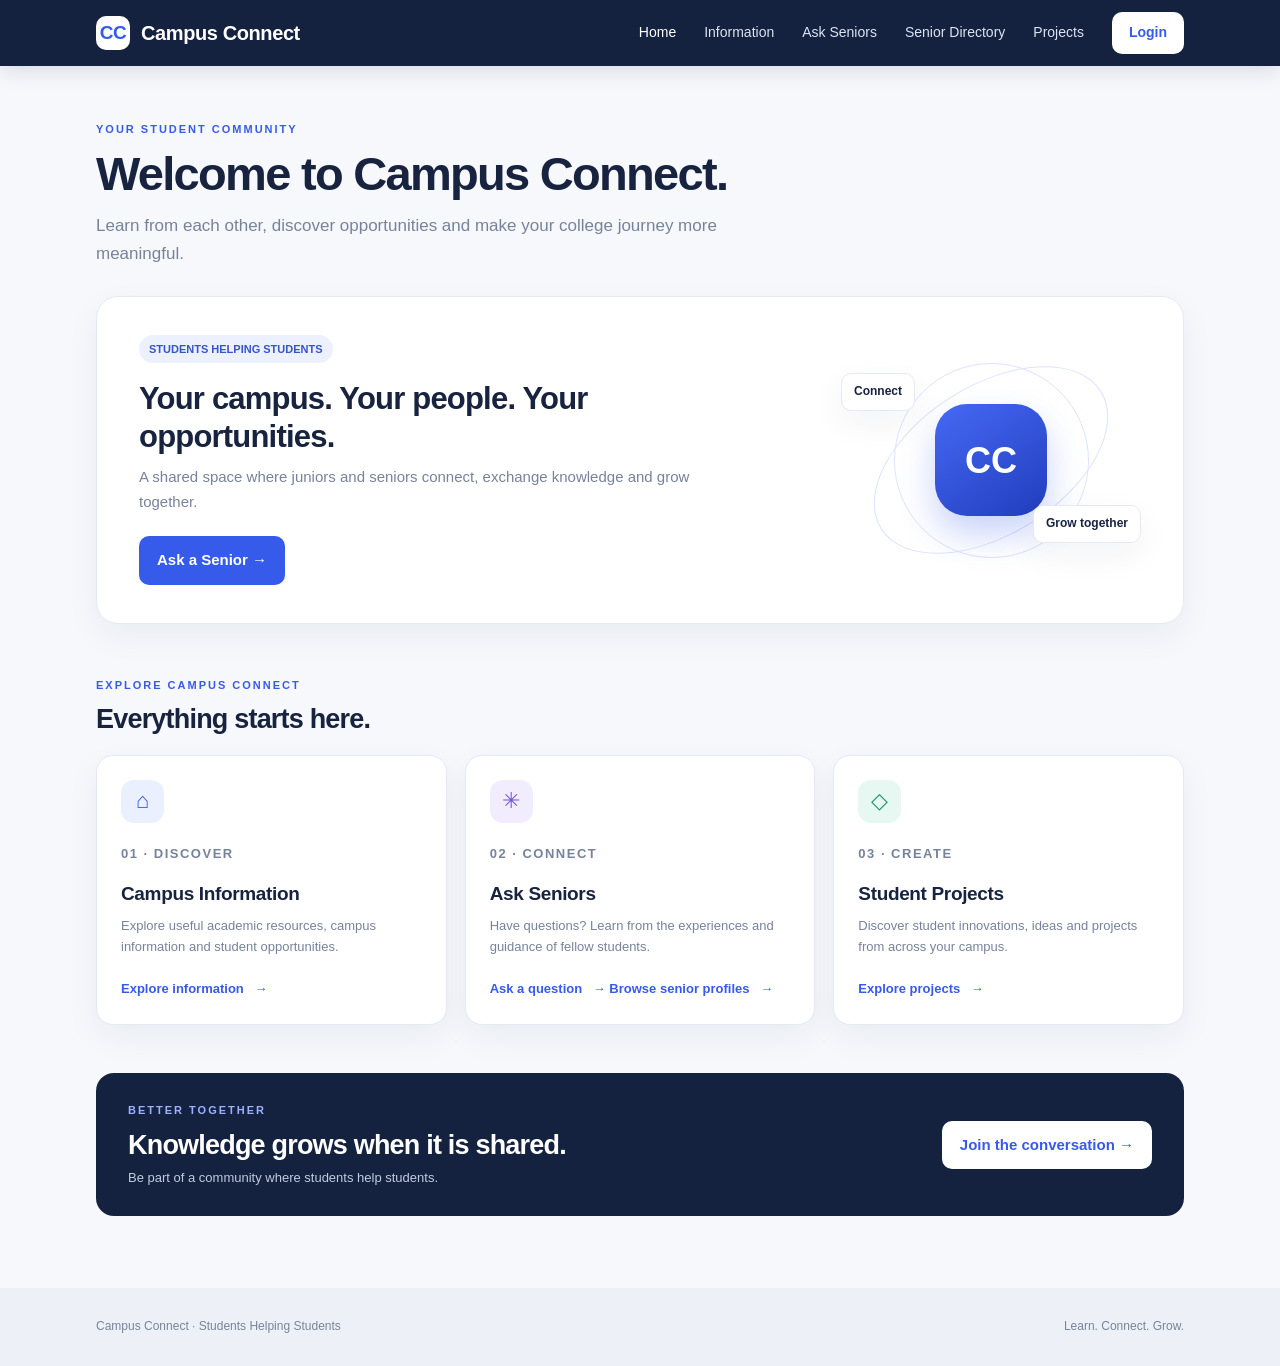
<file: index.html>
<!DOCTYPE html>
<html lang="en">
<head>
    <meta charset="UTF-8">
    <meta name="viewport" content="width=device-width, initial-scale=1.0">
    <title>Campus Connect | Home</title>
    <link rel="stylesheet" href="style.css">
</head>
<body>

<header class="site-header">
    <div class="brand">
        <span class="brand-mark">CC</span>
        Campus Connect
    </div>

    <button class="menu-toggle" aria-label="Toggle navigation">☰</button>

    <nav class="main-nav">
        <a href="index.html" class="active">Home</a>
        <a href="information.html">Information</a>
        <a href="ask-seniors.html">Ask Seniors</a>
        <a href="seniors.html">Senior Directory</a>
        <a href="projects.html">Projects</a>
        <a href="login.html" class="nav-cta">Login</a>
    </nav>
</header>

<main class="page-shell">

    <section class="page-heading">
        <p class="eyebrow">YOUR STUDENT COMMUNITY</p>
        <h1>Welcome to Campus Connect.</h1>
        <p class="page-subtitle">
            Learn from each other, discover opportunities and make
            your college journey more meaningful.
        </p>
    </section>

    <section class="info-hero">
        <div>
            <span class="pill pill-blue">STUDENTS HELPING STUDENTS</span>
            <h2>Your campus. Your people. Your opportunities.</h2>
            <p>
                A shared space where juniors and seniors connect,
                exchange knowledge and grow together.
            </p>
            <a href="ask-seniors.html" class="button button-primary">
                Ask a Senior →
            </a>
        </div>

        <div class="hero-art">
            <div class="art-orbit"></div>
            <div class="art-orbit orbit-two"></div>
            <div class="art-core">CC</div>
            <span class="art-note note-one">Connect</span>
            <span class="art-note note-two">Grow together</span>
        </div>
    </section>

    <section class="section-block">
        <div class="section-title-row">
            <div>
                <p class="eyebrow">EXPLORE CAMPUS CONNECT</p>
                <h2>Everything starts here.</h2>
            </div>
        </div>

        <div class="card-grid three-col">

            <article class="content-card info-card">
                <div class="icon-tile">⌂</div>
                <p class="card-kicker">01 · DISCOVER</p>
                <h3>Campus Information</h3>
                <p>
                    Explore useful academic resources, campus information
                    and student opportunities.
                </p>
                <a class="text-link" href="information.html">
                    Explore information <span>→</span>
                </a>
            </article>

            <article class="content-card info-card">
                <div class="icon-tile lavender">✳</div>
                <p class="card-kicker">02 · CONNECT</p>
                <h3>Ask Seniors</h3>
                <p>
                    Have questions? Learn from the experiences
                    and guidance of fellow students.
                </p>
                <a class="text-link" href="ask-seniors.html">
                    Ask a question <span>→</span>
                </a>
                <a class="text-link" href="seniors.html">
                    Browse senior profiles <span>→</span>
                </a>
            </article>

            <article class="content-card info-card">
                <div class="icon-tile mint">◇</div>
                <p class="card-kicker">03 · CREATE</p>
                <h3>Student Projects</h3>
                <p>
                    Discover student innovations, ideas and
                    projects from across your campus.
                </p>
                <a class="text-link" href="projects.html">
                    Explore projects <span>→</span>
                </a>
            </article>

        </div>
    </section>

    <section class="bottom-cta">
        <div>
            <p class="eyebrow">BETTER TOGETHER</p>
            <h2>Knowledge grows when it is shared.</h2>
            <p>Be part of a community where students help students.</p>
        </div>
        <a href="ask-seniors.html" class="button button-light">
            Join the conversation →
        </a>
    </section>

</main>

<footer class="site-footer">
    <span>Campus Connect · Students Helping Students</span>
    <span>Learn. Connect. Grow.</span>
</footer>

<script src="app.js"></script>
</body>
</html>
</file>
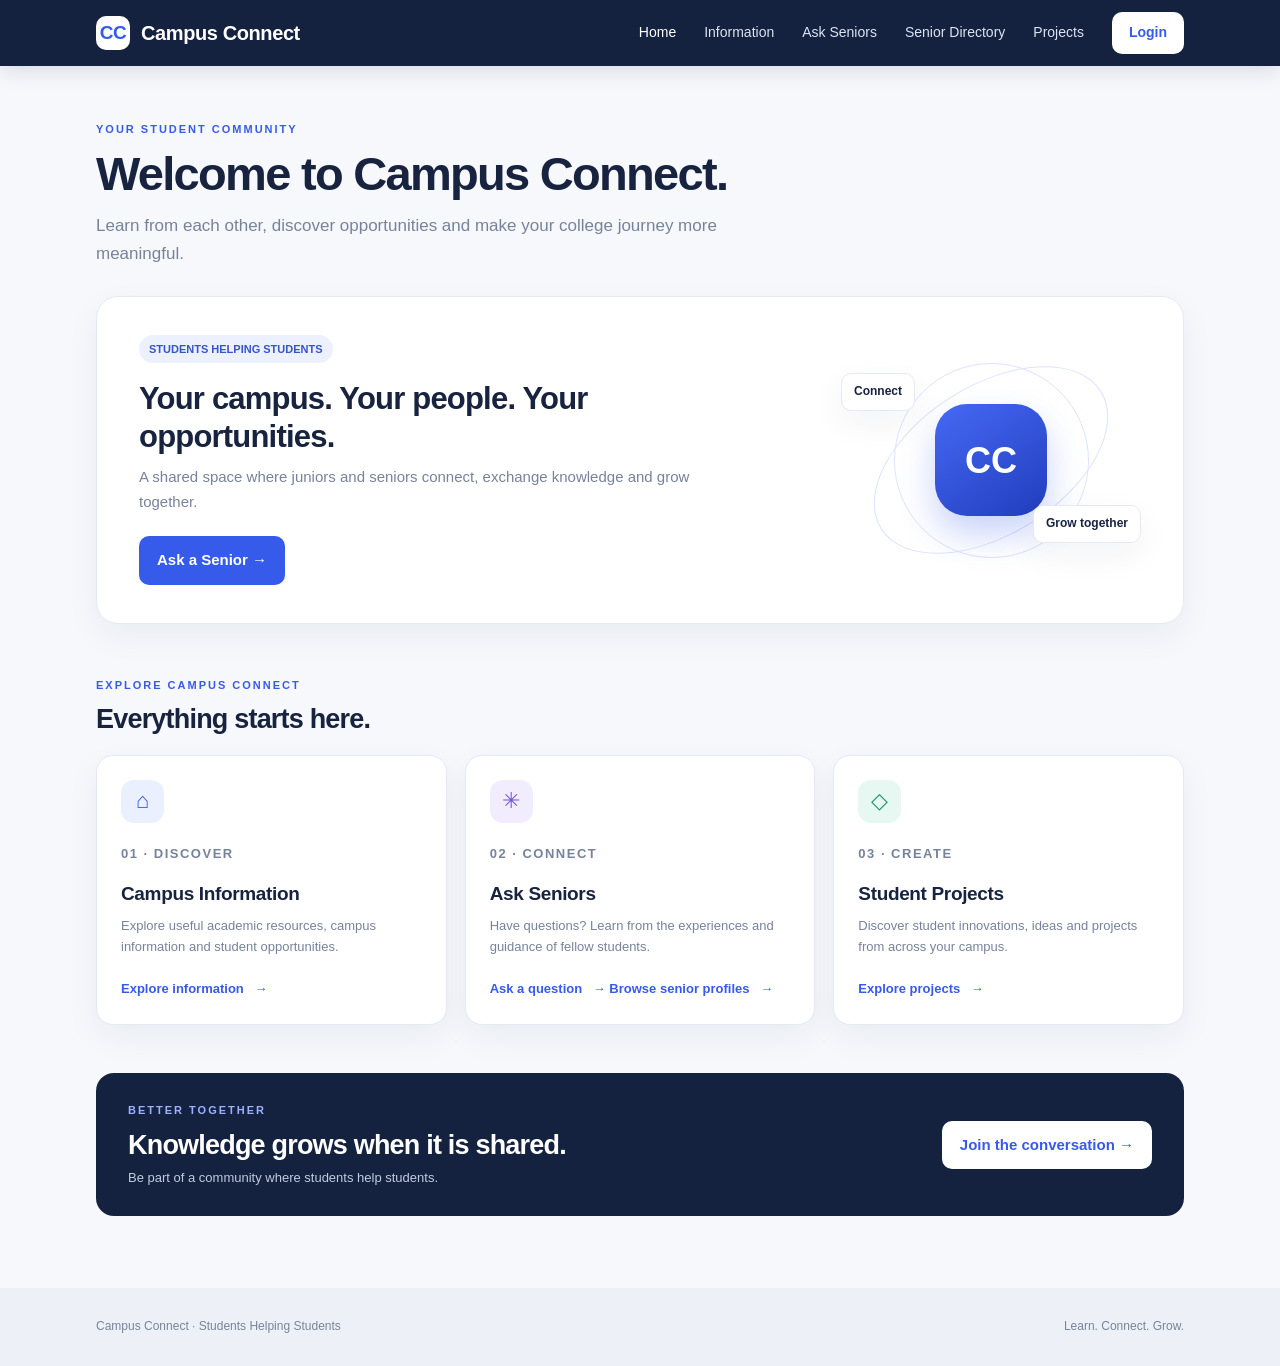
<file: Campus_Connect_Frontend/index.html>
<!DOCTYPE html>
<html lang="en">
<head>
    <meta charset="UTF-8">
    <meta name="viewport" content="width=device-width, initial-scale=1.0">
    <title>Campus Connect | Home</title>
    <link rel="stylesheet" href="style.css">
</head>
<body>

<header class="site-header">
    <div class="brand">
        <span class="brand-mark">CC</span>
        Campus Connect
    </div>

    <button class="menu-toggle" aria-label="Toggle navigation">☰</button>

    <nav class="main-nav">
        <a href="index.html" class="active">Home</a>
        <a href="information.html">Information</a>
        <a href="ask-seniors.html">Ask Seniors</a>
        <a href="seniors.html">Senior Directory</a>
        <a href="projects.html">Projects</a>
        <a href="login.html" class="nav-cta">Login</a>
    </nav>
</header>

<main class="page-shell">

    <section class="page-heading">
        <p class="eyebrow">YOUR STUDENT COMMUNITY</p>
        <h1>Welcome to Campus Connect.</h1>
        <p class="page-subtitle">
            Learn from each other, discover opportunities and make
            your college journey more meaningful.
        </p>
    </section>

    <section class="info-hero">
        <div>
            <span class="pill pill-blue">STUDENTS HELPING STUDENTS</span>
            <h2>Your campus. Your people. Your opportunities.</h2>
            <p>
                A shared space where juniors and seniors connect,
                exchange knowledge and grow together.
            </p>
            <a href="ask-seniors.html" class="button button-primary">
                Ask a Senior →
            </a>
        </div>

        <div class="hero-art">
            <div class="art-orbit"></div>
            <div class="art-orbit orbit-two"></div>
            <div class="art-core">CC</div>
            <span class="art-note note-one">Connect</span>
            <span class="art-note note-two">Grow together</span>
        </div>
    </section>

    <section class="section-block">
        <div class="section-title-row">
            <div>
                <p class="eyebrow">EXPLORE CAMPUS CONNECT</p>
                <h2>Everything starts here.</h2>
            </div>
        </div>

        <div class="card-grid three-col">

            <article class="content-card info-card">
                <div class="icon-tile">⌂</div>
                <p class="card-kicker">01 · DISCOVER</p>
                <h3>Campus Information</h3>
                <p>
                    Explore useful academic resources, campus information
                    and student opportunities.
                </p>
                <a class="text-link" href="information.html">
                    Explore information <span>→</span>
                </a>
            </article>

            <article class="content-card info-card">
                <div class="icon-tile lavender">✳</div>
                <p class="card-kicker">02 · CONNECT</p>
                <h3>Ask Seniors</h3>
                <p>
                    Have questions? Learn from the experiences
                    and guidance of fellow students.
                </p>
                <a class="text-link" href="ask-seniors.html">
                    Ask a question <span>→</span>
                </a>
                <a class="text-link" href="seniors.html">
                    Browse senior profiles <span>→</span>
                </a>
            </article>

            <article class="content-card info-card">
                <div class="icon-tile mint">◇</div>
                <p class="card-kicker">03 · CREATE</p>
                <h3>Student Projects</h3>
                <p>
                    Discover student innovations, ideas and
                    projects from across your campus.
                </p>
                <a class="text-link" href="projects.html">
                    Explore projects <span>→</span>
                </a>
            </article>

        </div>
    </section>

    <section class="bottom-cta">
        <div>
            <p class="eyebrow">BETTER TOGETHER</p>
            <h2>Knowledge grows when it is shared.</h2>
            <p>Be part of a community where students help students.</p>
        </div>
        <a href="ask-seniors.html" class="button button-light">
            Join the conversation →
        </a>
    </section>

</main>

<footer class="site-footer">
    <span>Campus Connect · Students Helping Students</span>
    <span>Learn. Connect. Grow.</span>
</footer>

<script src="app.js"></script>
</body>
</html>
</file>
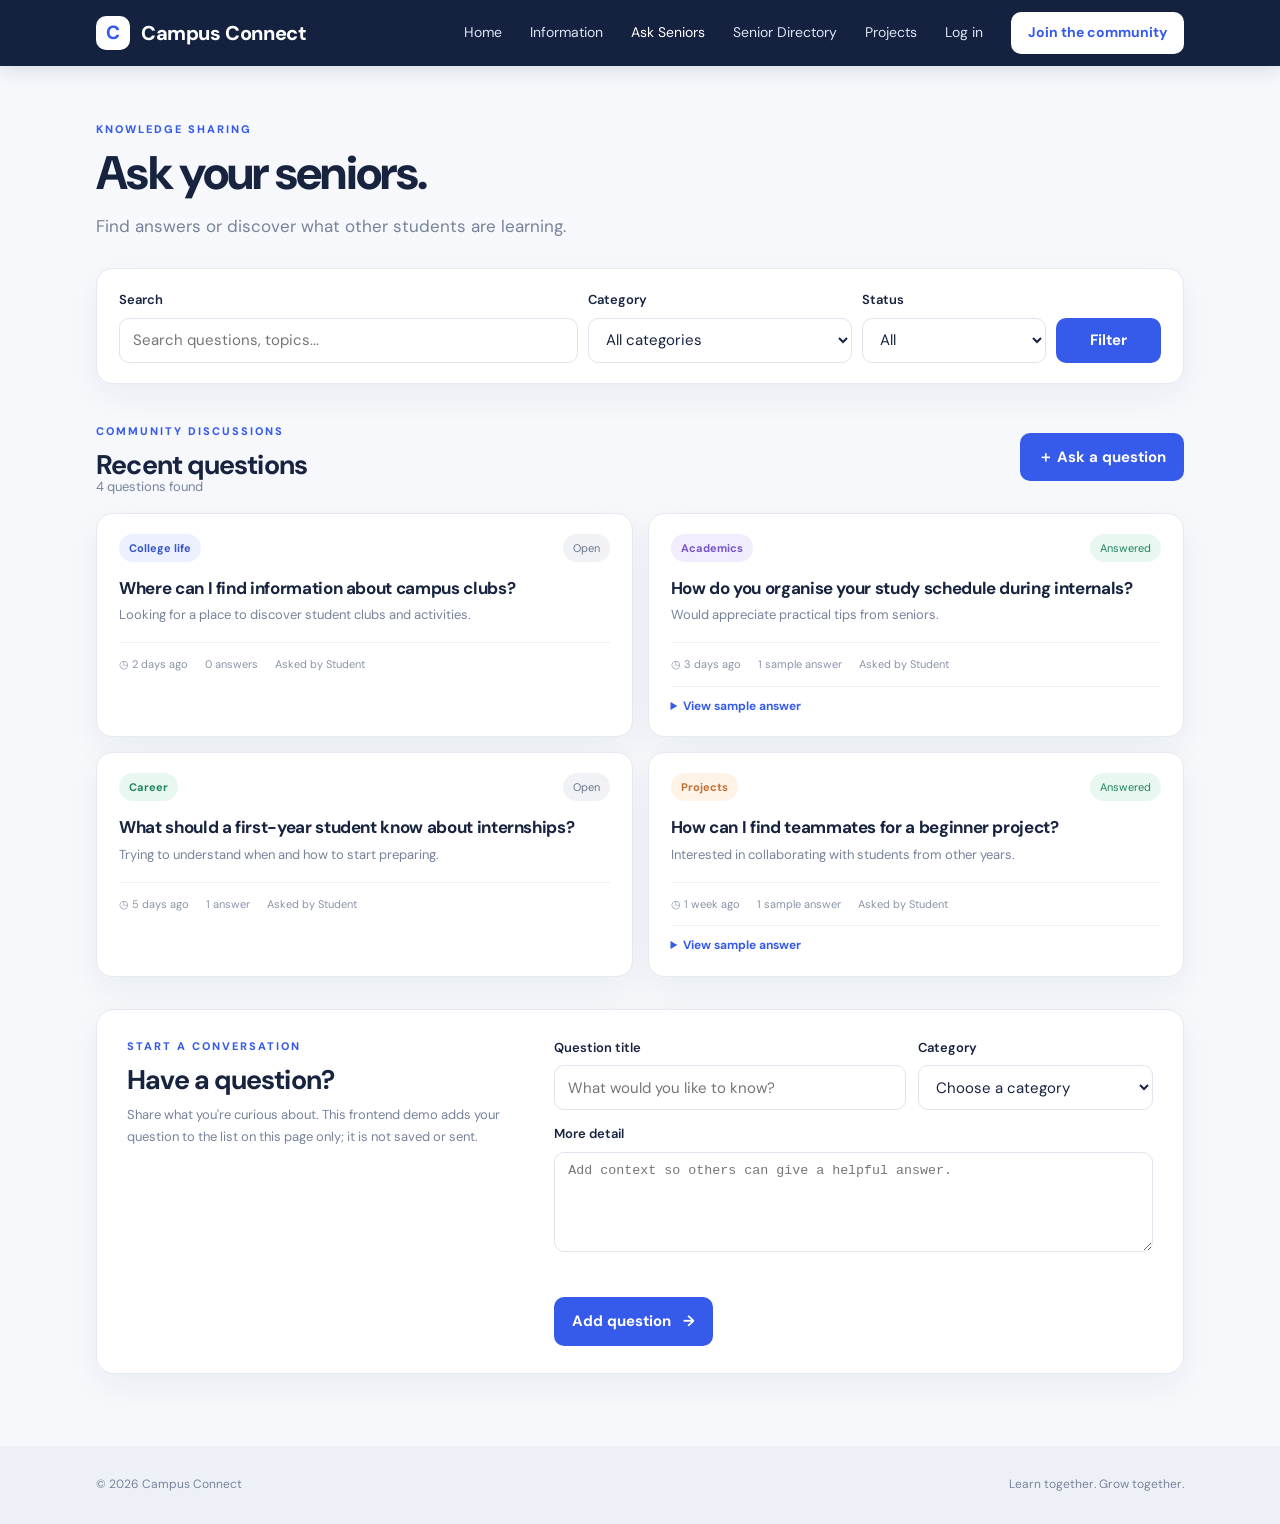
<file: ask-seniors.html>
<!DOCTYPE html>
<html lang="en">
<head>
  <meta charset="UTF-8"><meta name="viewport" content="width=device-width, initial-scale=1.0">
  <title>Ask Seniors | Campus Connect</title>
  <link rel="preconnect" href="https://fonts.googleapis.com"><link rel="preconnect" href="https://fonts.gstatic.com" crossorigin>
  <link href="https://fonts.googleapis.com/css2?family=DM+Sans:wght@400;500;600;700;800&display=swap" rel="stylesheet">
  <link rel="stylesheet" href="style.css">
</head>
<body>
  <header class="site-header">
    <a class="brand" href="index.html"><span class="brand-mark">C</span><span>Campus Connect</span></a>
    <button class="menu-toggle" aria-label="Toggle navigation" aria-expanded="false">☰</button>
    <nav class="main-nav"><a href="index.html">Home</a><a href="information.html">Information</a><a class="active" href="ask-seniors.html">Ask Seniors</a><a href="seniors.html">Senior Directory</a><a href="projects.html">Projects</a><a class="nav-login" href="login.html">Log in</a><a class="nav-cta" href="register.html">Join the community</a></nav>
  </header>

  <main class="page-shell">
    <section class="page-heading">
      <p class="eyebrow">KNOWLEDGE SHARING</p>
      <h1>Ask your seniors.</h1>
      <p class="page-subtitle">Find answers or discover what other students are learning.</p>
    </section>

    <section class="filter-panel">
      <label class="field search-field"><span>Search</span><input id="questionSearch" type="search" placeholder="Search questions, topics..."></label>
      <label class="field"><span>Category</span><select id="questionCategory"><option value="all">All categories</option><option value="academics">Academics</option><option value="campus">College life</option><option value="career">Career</option><option value="projects">Projects</option></select></label>
      <label class="field"><span>Status</span><select id="questionStatus"><option value="all">All</option><option value="open">Open</option><option value="answered">Answered</option></select></label>
      <button class="button button-primary filter-button" id="filterQuestions">Filter</button>
    </section>

    <div class="section-title-row results-heading"><div><p class="eyebrow">COMMUNITY DISCUSSIONS</p><h2>Recent questions</h2></div><a class="button button-primary" href="#ask-form">＋ Ask a question</a></div>
    <p class="question-results" id="questionResultCount" aria-live="polite">4 questions found</p>

    <section class="question-list" id="questionList">
      <article class="question-card" data-category="campus" data-status="open"><div class="question-top"><span class="pill pill-blue">College life</span><span class="status status-open">Open</span></div><h3>Where can I find information about campus clubs?</h3><p>Looking for a place to discover student clubs and activities.</p><div class="question-meta"><span>◷ 2 days ago</span><span>0 answers</span><span>Asked by Student</span></div></article>
      <article class="question-card" data-category="academics" data-status="answered"><div class="question-top"><span class="pill pill-purple">Academics</span><span class="status status-answered">Answered</span></div><h3>How do you organise your study schedule during internals?</h3><p>Would appreciate practical tips from seniors.</p><div class="question-meta"><span>◷ 3 days ago</span><span>1 sample answer</span><span>Asked by Student</span></div><details class="answer-preview"><summary>View sample answer</summary><p>Try a short daily plan: list the topics, set focused study blocks, and leave time for quick revision before the exam.</p></details></article>
      <article class="question-card" data-category="career" data-status="open"><div class="question-top"><span class="pill pill-green">Career</span><span class="status status-open">Open</span></div><h3>What should a first-year student know about internships?</h3><p>Trying to understand when and how to start preparing.</p><div class="question-meta"><span>◷ 5 days ago</span><span>1 answer</span><span>Asked by Student</span></div></article>
      <article class="question-card" data-category="projects" data-status="answered"><div class="question-top"><span class="pill pill-orange">Projects</span><span class="status status-answered">Answered</span></div><h3>How can I find teammates for a beginner project?</h3><p>Interested in collaborating with students from other years.</p><div class="question-meta"><span>◷ 1 week ago</span><span>1 sample answer</span><span>Asked by Student</span></div><details class="answer-preview"><summary>View sample answer</summary><p>Start by choosing one small goal, then invite classmates with different strengths. A simple shared task list helps the team get moving.</p></details></article>
      <p class="empty-state hidden" id="emptyQuestions">No questions match these filters. Try another search.</p>
    </section>

    <section class="question-compose" id="ask-form">
      <div class="question-compose-copy">
        <p class="eyebrow">START A CONVERSATION</p>
        <h2>Have a question?</h2>
        <p>Share what you're curious about. This frontend demo adds your question to the list on this page only; it is not saved or sent.</p>
      </div>
      <form class="question-form" id="questionForm">
        <div class="question-form-row">
          <label class="field"><span>Question title</span><input id="newQuestionTitle" name="title" type="text" minlength="8" maxlength="120" placeholder="What would you like to know?" required></label>
          <label class="field"><span>Category</span><select id="questionFormCategory" name="category" required><option value="">Choose a category</option><option value="academics">Academics</option><option value="campus">College life</option><option value="career">Career</option><option value="projects">Projects</option></select></label>
        </div>
        <label class="field"><span>More detail</span><textarea id="newQuestionDetails" name="details" minlength="20" maxlength="600" rows="4" placeholder="Add context so others can give a helpful answer." required></textarea></label>
        <p class="form-feedback" id="questionFeedback" aria-live="polite"></p>
        <button class="button button-primary" type="submit">Add question <span>→</span></button>
      </form>
    </section>
  </main>
  <footer class="site-footer"><span>© 2026 Campus Connect</span><span>Learn together. Grow together.</span></footer>
  <script src="app.js"></script>
</body>
</html>
</file>
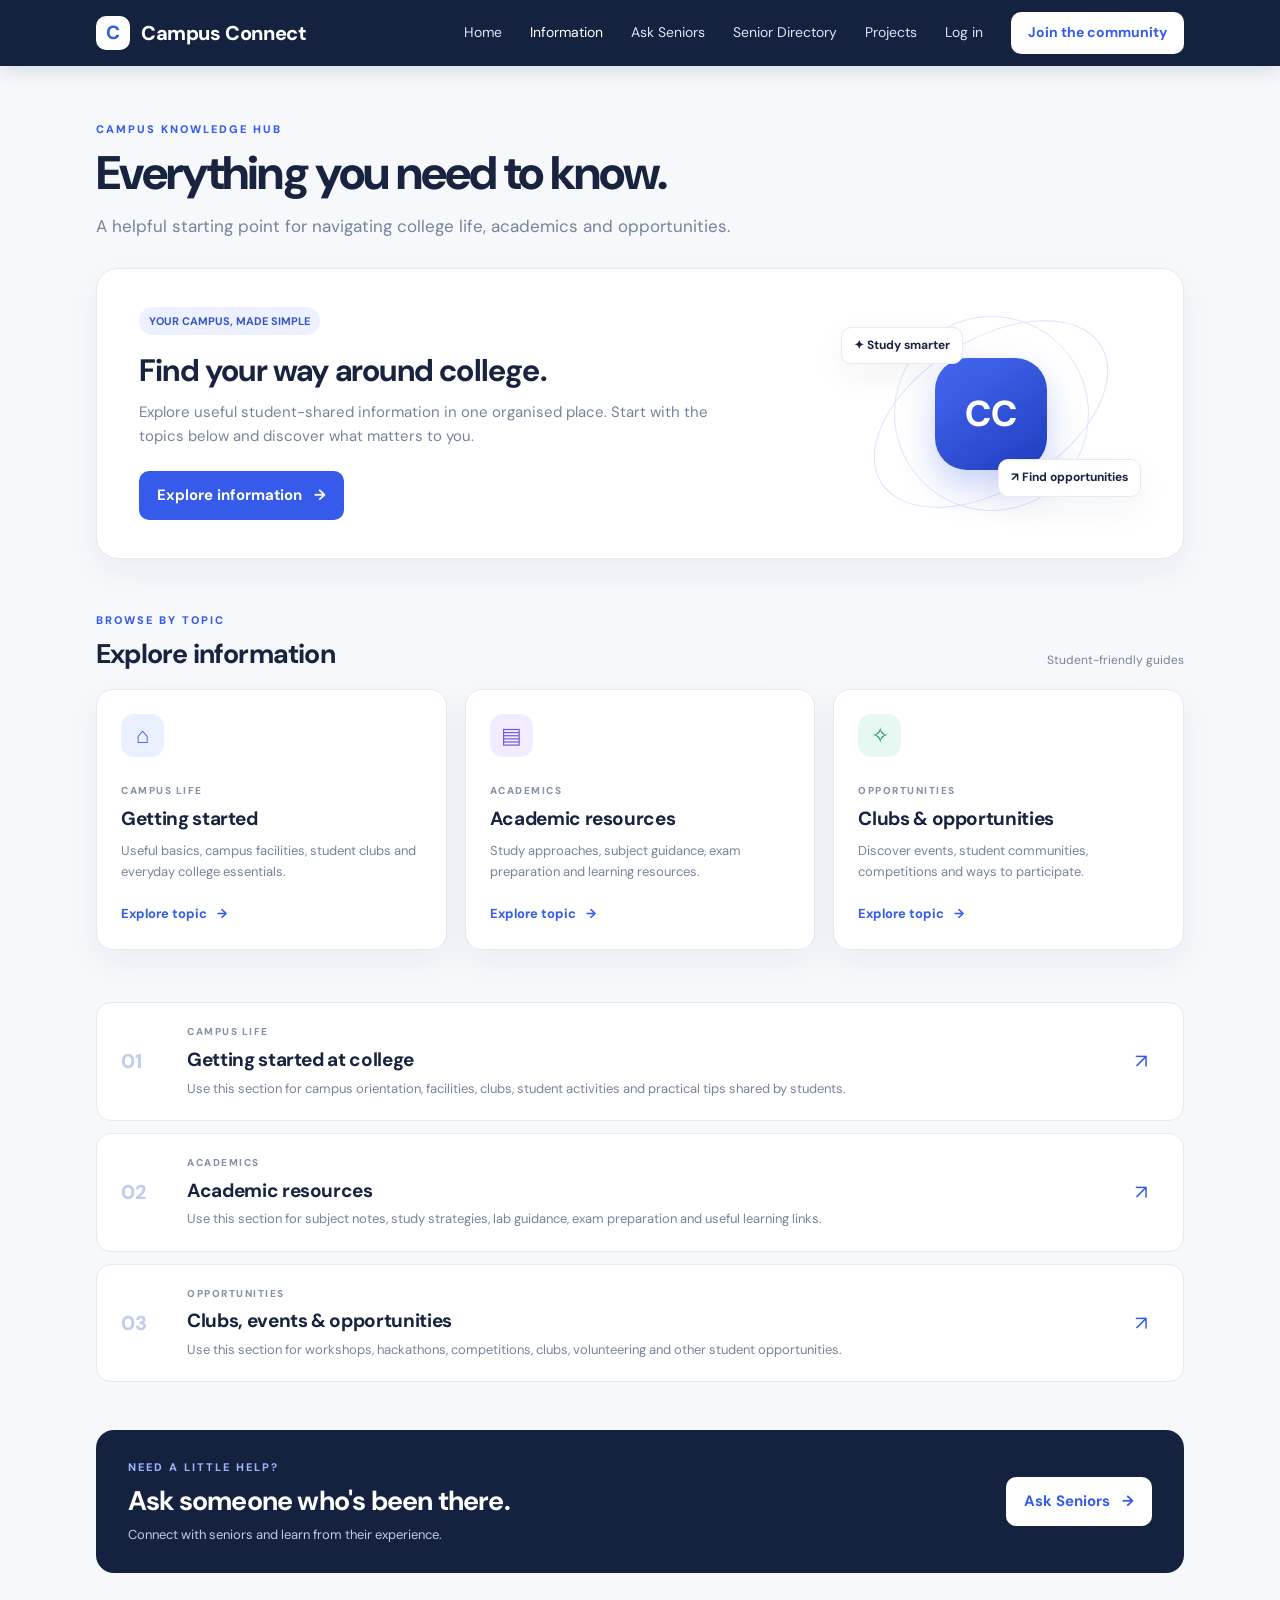
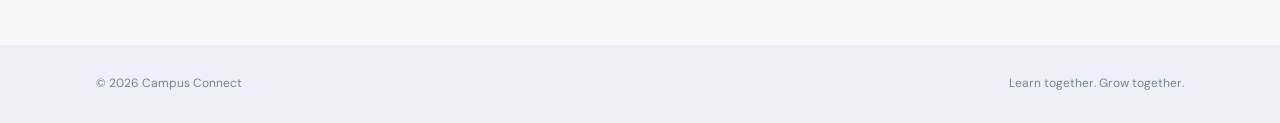
<file: information.html>
<!DOCTYPE html>
<html lang="en">
<head>
  <meta charset="UTF-8">
  <meta name="viewport" content="width=device-width, initial-scale=1.0">
  <title>Information | Campus Connect</title>
  <link rel="preconnect" href="https://fonts.googleapis.com">
  <link rel="preconnect" href="https://fonts.gstatic.com" crossorigin>
  <link href="https://fonts.googleapis.com/css2?family=DM+Sans:wght@400;500;600;700;800&display=swap" rel="stylesheet">
  <link rel="stylesheet" href="style.css">
</head>
<body>
  <header class="site-header">
    <a class="brand" href="index.html" aria-label="Campus Connect home"><span class="brand-mark">C</span><span>Campus Connect</span></a>
    <button class="menu-toggle" aria-label="Toggle navigation" aria-expanded="false">☰</button>
    <nav class="main-nav">
      <a href="index.html">Home</a>
      <a class="active" href="information.html">Information</a>
      <a href="ask-seniors.html">Ask Seniors</a>
      <a href="seniors.html">Senior Directory</a>
      <a href="projects.html">Projects</a>
      <a class="nav-login" href="login.html">Log in</a>
      <a class="nav-cta" href="register.html">Join the community</a>
    </nav>
  </header>

  <main class="page-shell">
    <section class="page-heading">
      <p class="eyebrow">CAMPUS KNOWLEDGE HUB</p>
      <h1>Everything you need to know.</h1>
      <p class="page-subtitle">A helpful starting point for navigating college life, academics and opportunities.</p>
    </section>

    <section class="info-hero">
      <div>
        <span class="pill pill-blue">YOUR CAMPUS, MADE SIMPLE</span>
        <h2>Find your way around college.</h2>
        <p>Explore useful student-shared information in one organised place. Start with the topics below and discover what matters to you.</p>
        <a class="button button-primary" href="#information-topics">Explore information <span aria-hidden="true">→</span></a>
      </div>
      <div class="hero-art" aria-hidden="true">
        <div class="art-orbit orbit-one"></div><div class="art-orbit orbit-two"></div>
        <div class="art-note note-one">✦ Study smarter</div>
        <div class="art-note note-two">↗ Find opportunities</div>
        <div class="art-core">CC</div>
      </div>
    </section>

    <section id="information-topics" class="section-block">
      <div class="section-title-row">
        <div><p class="eyebrow">BROWSE BY TOPIC</p><h2>Explore information</h2></div>
        <span class="muted small">Student-friendly guides</span>
      </div>
      <div class="card-grid three-col">
        <article class="content-card info-card">
          <div class="icon-tile">⌂</div><span class="card-kicker">CAMPUS LIFE</span>
          <h3>Getting started</h3><p>Useful basics, campus facilities, student clubs and everyday college essentials.</p>
          <a class="text-link" href="#getting-started">Explore topic <span>→</span></a>
        </article>
        <article class="content-card info-card">
          <div class="icon-tile lavender">▤</div><span class="card-kicker">ACADEMICS</span>
          <h3>Academic resources</h3><p>Study approaches, subject guidance, exam preparation and learning resources.</p>
          <a class="text-link" href="#academics">Explore topic <span>→</span></a>
        </article>
        <article class="content-card info-card">
          <div class="icon-tile mint">✧</div><span class="card-kicker">OPPORTUNITIES</span>
          <h3>Clubs & opportunities</h3><p>Discover events, student communities, competitions and ways to participate.</p>
          <a class="text-link" href="#opportunities">Explore topic <span>→</span></a>
        </article>
      </div>
    </section>

    <section class="section-block topic-list">
      <article class="topic-row" id="getting-started"><div class="topic-number">01</div><div><p class="card-kicker">CAMPUS LIFE</p><h3>Getting started at college</h3><p>Use this section for campus orientation, facilities, clubs, student activities and practical tips shared by students.</p></div><span class="topic-arrow">↗</span></article>
      <article class="topic-row" id="academics"><div class="topic-number">02</div><div><p class="card-kicker">ACADEMICS</p><h3>Academic resources</h3><p>Use this section for subject notes, study strategies, lab guidance, exam preparation and useful learning links.</p></div><span class="topic-arrow">↗</span></article>
      <article class="topic-row" id="opportunities"><div class="topic-number">03</div><div><p class="card-kicker">OPPORTUNITIES</p><h3>Clubs, events & opportunities</h3><p>Use this section for workshops, hackathons, competitions, clubs, volunteering and other student opportunities.</p></div><span class="topic-arrow">↗</span></article>
    </section>

    <section class="bottom-cta"><div><p class="eyebrow">NEED A LITTLE HELP?</p><h2>Ask someone who's been there.</h2><p>Connect with seniors and learn from their experience.</p></div><a class="button button-light" href="ask-seniors.html">Ask Seniors <span>→</span></a></section>
  </main>

  <footer class="site-footer"><span>© 2026 Campus Connect</span><span>Learn together. Grow together.</span></footer>
  <script src="app.js"></script>
</body>
</html>
</file>
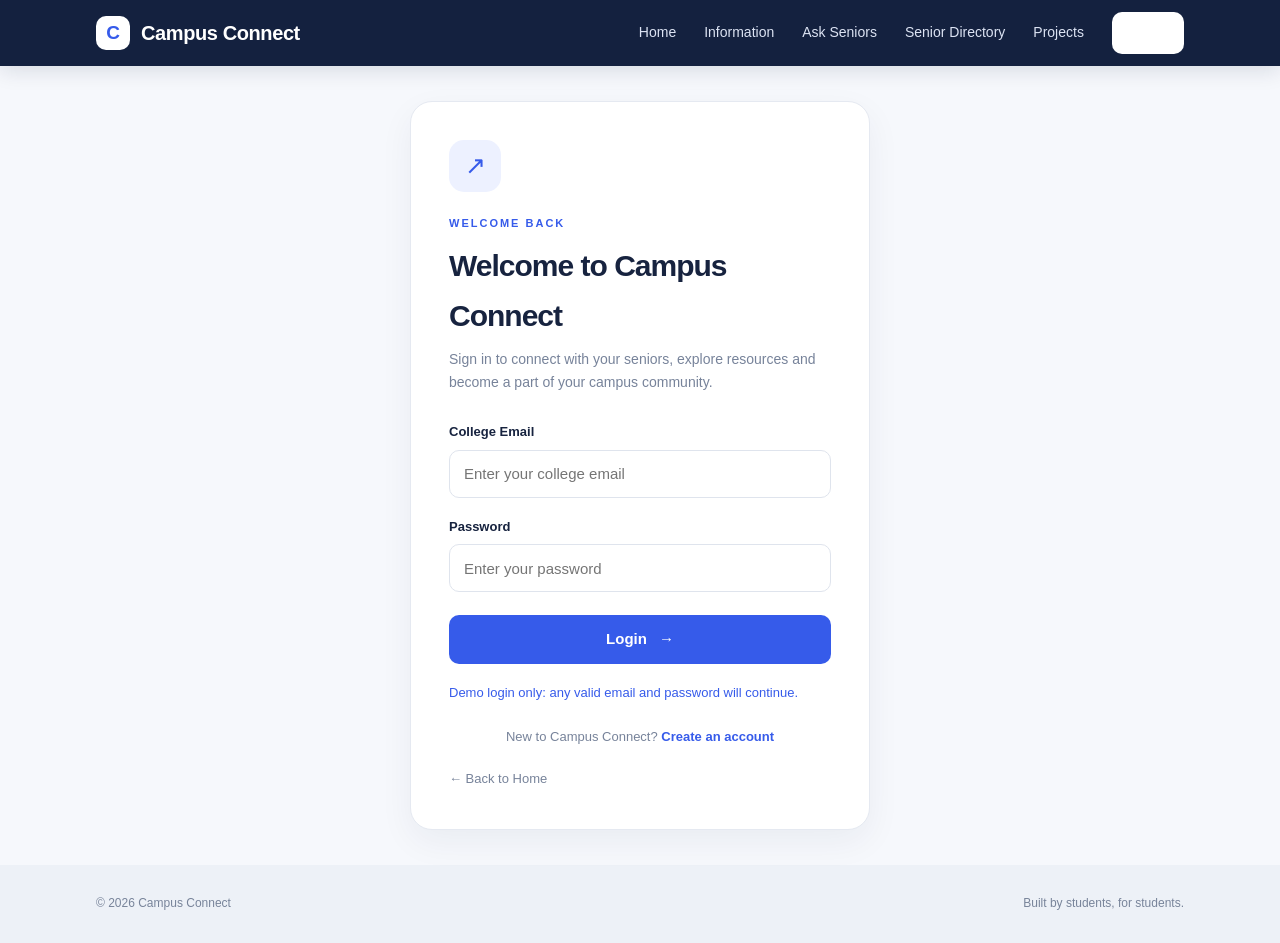
<file: login.html>
<!DOCTYPE html>
<html lang="en">
<head>
    <meta charset="UTF-8">
    <meta name="viewport" content="width=device-width, initial-scale=1.0">
    <title>Login | Campus Connect</title>

    <!-- Existing stylesheet from your ZIP -->
    <link rel="stylesheet" href="style.css">

    <style>
        .login-layout {
            min-height: calc(100vh - 145px);
            display: grid;
            place-items: center;
            padding: 35px 0;
        }

        .login-card {
            width: min(460px, 100%);
            background: #fff;
            border: 1px solid var(--line);
            border-radius: 22px;
            padding: 38px;
            box-shadow: var(--shadow);
        }

        .login-icon {
            width: 52px;
            height: 52px;
            display: grid;
            place-items: center;
            background: #edf1ff;
            color: var(--blue);
            border-radius: 15px;
            font-size: 25px;
            margin-bottom: 22px;
        }

        .login-card h1 {
            font-size: 30px;
            letter-spacing: -1px;
            margin: 0 0 8px;
        }

        .login-description {
            color: var(--muted);
            margin: 0 0 27px;
            font-size: 14px;
        }

        .login-form {
            display: grid;
            gap: 18px;
        }

        .login-form .field input {
            height: 48px;
            width: 100%;
            border: 1px solid #dfe4ed;
            border-radius: 10px;
            padding: 0 14px;
            background: #fff;
            color: var(--ink);
            outline: none;
        }

        .login-form .field input:focus {
            border-color: var(--blue);
            box-shadow: 0 0 0 3px #365bea18;
        }

        .login-form .button {
            width: 100%;
            margin-top: 5px;
        }

        .login-bottom {
            text-align: center;
            color: var(--muted);
            font-size: 13px;
            margin: 23px 0 0;
        }

        .login-bottom a {
            color: var(--blue);
            font-weight: 700;
        }

        .back-home {
            display: inline-block;
            margin-top: 20px;
            color: var(--muted);
            font-size: 13px;
        }

        .login-message {
            color: var(--blue);
            font-size: 13px;
            margin: 0;
            display: block;
        }

        @media (max-width: 520px) {
            .login-card {
                padding: 27px 22px;
            }
        }
    </style>
</head>

<body>

    <!-- Navigation bar -->
    <header class="site-header">
        <a href="index.html" class="brand">
            <span class="brand-mark">C</span>
            Campus Connect
        </a>

        <button class="menu-toggle" id="menuToggle"
                aria-label="Toggle navigation" aria-expanded="false">☰</button>

        <nav class="main-nav" id="mainNav">
            <a href="index.html">Home</a>
            <a href="information.html">Information</a>
            <a href="ask-seniors.html">Ask Seniors</a>
            <a href="seniors.html">Senior Directory</a>
            <a href="projects.html">Projects</a>
            <a href="login.html" class="nav-cta active">Login</a>
        </nav>
    </header>

    <!-- Login section -->
    <main class="page-shell login-layout">

        <section class="login-card">

            <div class="login-icon">↗</div>

            <p class="eyebrow">WELCOME BACK</p>

            <h1>Welcome to Campus Connect</h1>

            <p class="login-description">
                Sign in to connect with your seniors, explore resources
                and become a part of your campus community.
            </p>

            <form class="login-form" id="loginForm">

                <label class="field">
                    <span>College Email</span>
                    <input
                        type="email"
                        id="email"
                        placeholder="Enter your college email"
                        required
                    >
                </label>

                <label class="field">
                    <span>Password</span>
                    <input
                        type="password"
                        id="password"
                        placeholder="Enter your password"
                        required
                    >
                </label>

                <button type="submit" class="button button-primary">
                    Login <span>→</span>
                </button>

                <p class="login-message" id="loginMessage">
                    Demo login only: any valid email and password will continue.
                </p>

            </form>

            <p class="login-bottom">
    New to Campus Connect?
    <a href="register.html">Create an account</a>
</p>

            <a href="index.html" class="back-home">← Back to Home</a>

        </section>

    </main>

    <!-- Footer -->
    <footer class="site-footer">
        <span>© 2026 Campus Connect</span>
        <span>Built by students, for students.</span>
    </footer>

    <script>
        // Mobile navigation
        const menuToggle = document.getElementById("menuToggle");
        const mainNav = document.getElementById("mainNav");

        menuToggle.addEventListener("click", function () {
            const isOpen = mainNav.classList.toggle("open");
            menuToggle.setAttribute("aria-expanded", String(isOpen));
        });

        const loginForm = document.getElementById("loginForm");

        loginForm.addEventListener("submit", function (event) {
            event.preventDefault();
            window.location.href = "seniors.html";
        });
    </script>

</body>
</html>
</file>
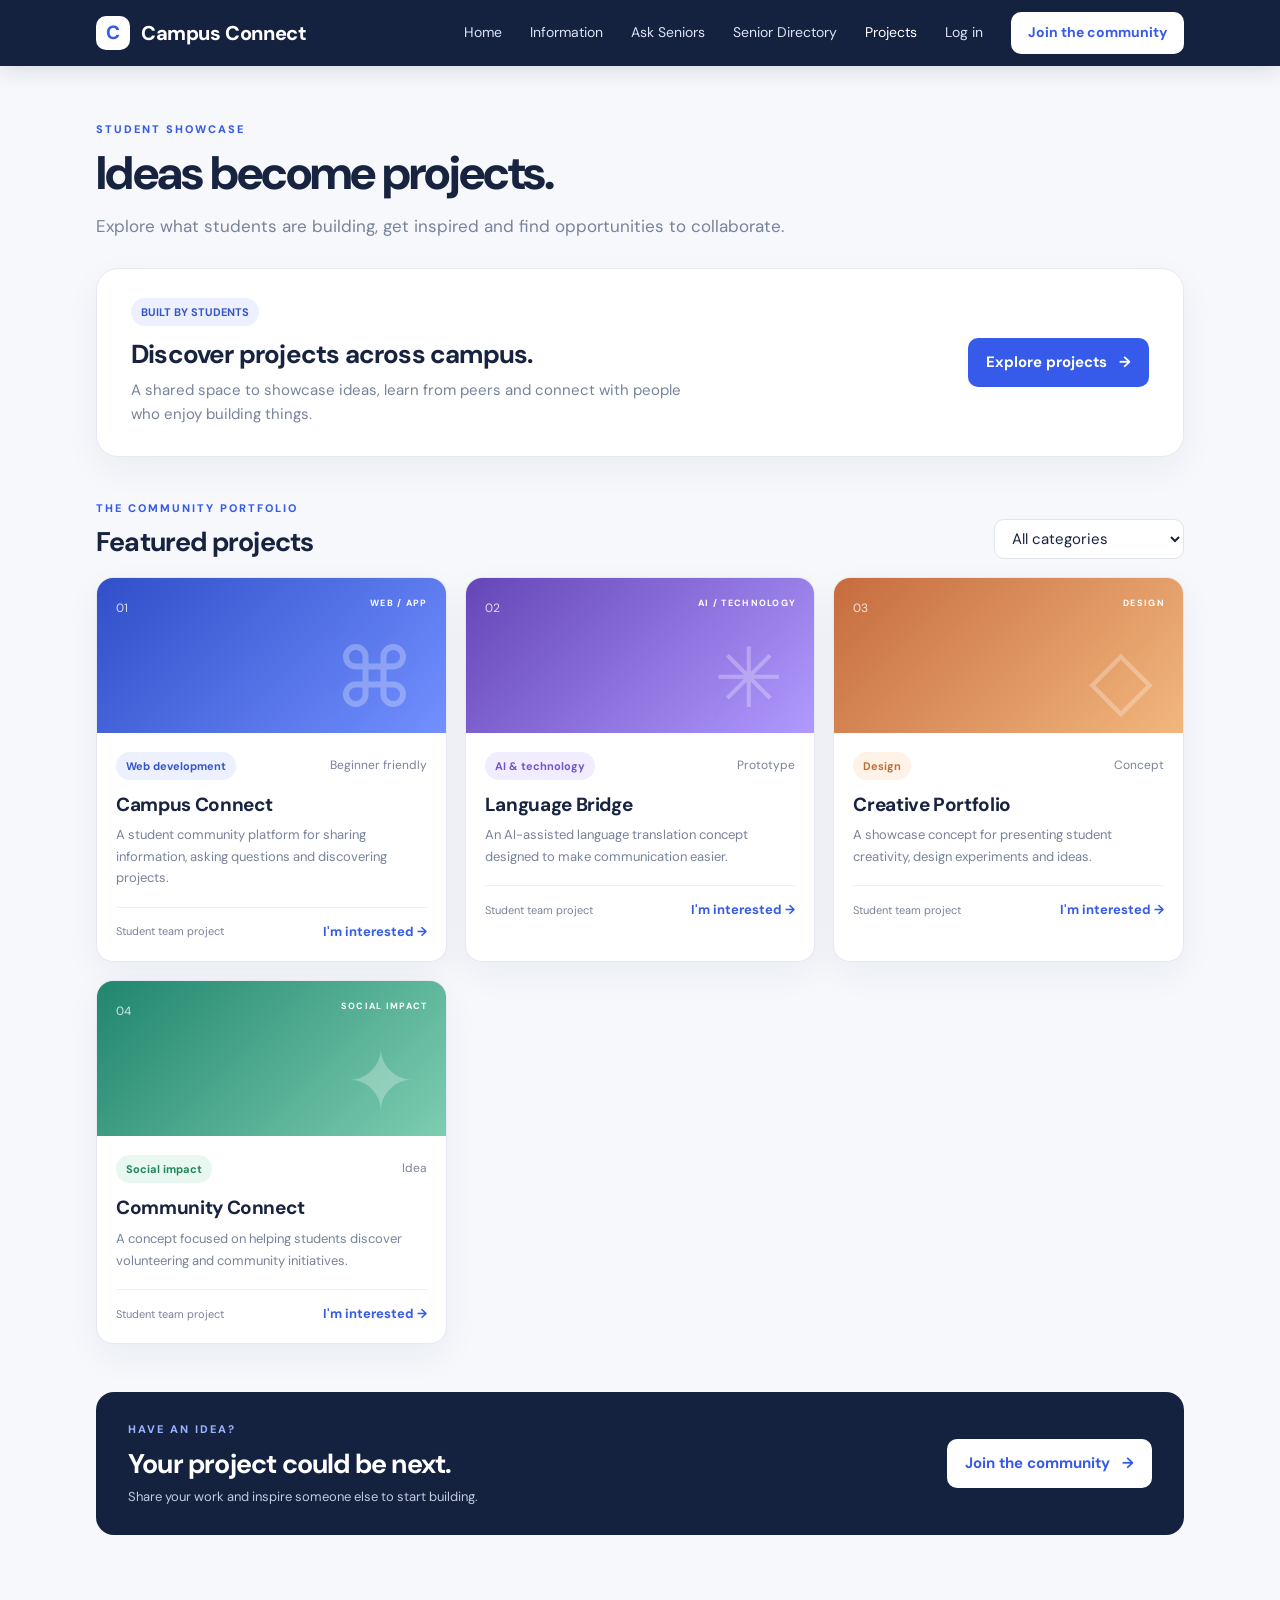
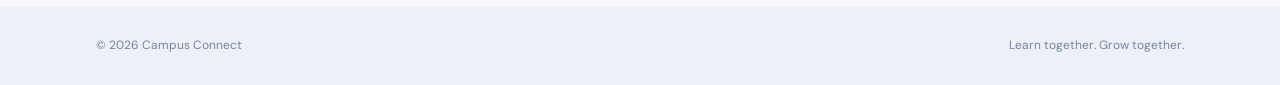
<file: projects.html>
<!DOCTYPE html>
<html lang="en">
<head>
  <meta charset="UTF-8"><meta name="viewport" content="width=device-width, initial-scale=1.0">
  <title>Projects | Campus Connect</title>
  <link rel="preconnect" href="https://fonts.googleapis.com"><link rel="preconnect" href="https://fonts.gstatic.com" crossorigin>
  <link href="https://fonts.googleapis.com/css2?family=DM+Sans:wght@400;500;600;700;800&display=swap" rel="stylesheet">
  <link rel="stylesheet" href="style.css">
</head>
<body>
  <header class="site-header">
    <a class="brand" href="index.html"><span class="brand-mark">C</span><span>Campus Connect</span></a>
    <button class="menu-toggle" aria-label="Toggle navigation" aria-expanded="false">☰</button>
    <nav class="main-nav"><a href="index.html">Home</a><a href="information.html">Information</a><a href="ask-seniors.html">Ask Seniors</a><a href="seniors.html">Senior Directory</a><a class="active" href="projects.html">Projects</a><a class="nav-login" href="login.html">Log in</a><a class="nav-cta" href="register.html">Join the community</a></nav>
  </header>

  <main class="page-shell">
    <section class="page-heading">
      <p class="eyebrow">STUDENT SHOWCASE</p><h1>Ideas become projects.</h1>
      <p class="page-subtitle">Explore what students are building, get inspired and find opportunities to collaborate.</p>
    </section>

    <section class="project-intro"><div><span class="pill pill-blue">BUILT BY STUDENTS</span><h2>Discover projects across campus.</h2><p>A shared space to showcase ideas, learn from peers and connect with people who enjoy building things.</p></div><a class="button button-primary" href="#projectGrid">Explore projects <span>→</span></a></section>

    <div class="section-title-row project-heading"><div><p class="eyebrow">THE COMMUNITY PORTFOLIO</p><h2>Featured projects</h2></div><label class="field compact-field"><span class="sr-only">Filter projects</span><select id="projectCategory"><option value="all">All categories</option><option value="web">Web development</option><option value="ai">AI & technology</option><option value="design">Design</option><option value="social">Social impact</option></select></label></div>

    <section class="card-grid three-col" id="projectGrid">
      <article class="content-card project-card" data-category="web"><div class="project-visual visual-blue"><span>01</span><b>WEB / APP</b><div class="visual-symbol">⌘</div></div><div class="project-card-body"><div class="card-tags"><span class="pill pill-blue">Web development</span><span class="muted small">Beginner friendly</span></div><h3>Campus Connect</h3><p>A student community platform for sharing information, asking questions and discovering projects.</p><div class="project-footer"><span>Student team project</span><button class="text-link project-interest-trigger" type="button" data-project="Campus Connect" aria-controls="interest-form" aria-expanded="false">I'm interested →</button></div></div></article>
      <article class="content-card project-card" data-category="ai"><div class="project-visual visual-purple"><span>02</span><b>AI / TECHNOLOGY</b><div class="visual-symbol">✳</div></div><div class="project-card-body"><div class="card-tags"><span class="pill pill-purple">AI & technology</span><span class="muted small">Prototype</span></div><h3>Language Bridge</h3><p>An AI-assisted language translation concept designed to make communication easier.</p><div class="project-footer"><span>Student team project</span><button class="text-link project-interest-trigger" type="button" data-project="Language Bridge" aria-controls="interest-form" aria-expanded="false">I'm interested →</button></div></div></article>
      <article class="content-card project-card" data-category="design"><div class="project-visual visual-orange"><span>03</span><b>DESIGN</b><div class="visual-symbol">◇</div></div><div class="project-card-body"><div class="card-tags"><span class="pill pill-orange">Design</span><span class="muted small">Concept</span></div><h3>Creative Portfolio</h3><p>A showcase concept for presenting student creativity, design experiments and ideas.</p><div class="project-footer"><span>Student team project</span><button class="text-link project-interest-trigger" type="button" data-project="Creative Portfolio" aria-controls="interest-form" aria-expanded="false">I'm interested →</button></div></div></article>
      <article class="content-card project-card" data-category="social"><div class="project-visual visual-green"><span>04</span><b>SOCIAL IMPACT</b><div class="visual-symbol">✦</div></div><div class="project-card-body"><div class="card-tags"><span class="pill pill-green">Social impact</span><span class="muted small">Idea</span></div><h3>Community Connect</h3><p>A concept focused on helping students discover volunteering and community initiatives.</p><div class="project-footer"><span>Student team project</span><button class="text-link project-interest-trigger" type="button" data-project="Community Connect" aria-controls="interest-form" aria-expanded="false">I'm interested →</button></div></div></article>
    </section>
    <p class="empty-state hidden" id="emptyProjects">No projects in this category yet.</p>
    <section class="project-interest" id="interest-form" aria-labelledby="interestHeading" hidden>
      <div class="project-interest-heading">
        <p class="eyebrow">COLLABORATE</p>
        <h2 id="interestHeading">Interested in a project?</h2>
        <p class="muted">This frontend demo validates your details and shows a confirmation. It does not send or store your information.</p>
      </div>
      <form class="project-interest-form" id="projectInterestForm">
        <label class="field"><span>Project</span><select id="interestProject" name="project" required><option value="">Choose a project</option><option>Campus Connect</option><option>Language Bridge</option><option>Creative Portfolio</option><option>Community Connect</option></select></label>
        <label class="field"><span>Your name</span><input id="interestName" name="name" type="text" maxlength="80" autocomplete="name" required></label>
        <label class="field"><span>Email</span><input id="interestEmail" name="email" type="email" autocomplete="email" required></label>
        <label class="field"><span>How would you like to contribute?</span><textarea id="interestMessage" name="message" minlength="10" maxlength="400" rows="3" placeholder="Share a skill or idea you'd bring to the project." required></textarea></label>
        <p class="form-feedback" id="interestFeedback" aria-live="polite"></p>
        <div class="interest-actions"><button class="button button-primary" type="submit">Send demo interest <span>→</span></button><button class="button button-light" id="closeInterestForm" type="button">Cancel</button></div>
      </form>
    </section>
    <section class="bottom-cta"><div><p class="eyebrow">HAVE AN IDEA?</p><h2>Your project could be next.</h2><p>Share your work and inspire someone else to start building.</p></div><a class="button button-light" href="register.html">Join the community <span>→</span></a></section>
  </main>
  <footer class="site-footer"><span>© 2026 Campus Connect</span><span>Learn together. Grow together.</span></footer>
  <script src="app.js"></script>
</body>
</html>
</file>
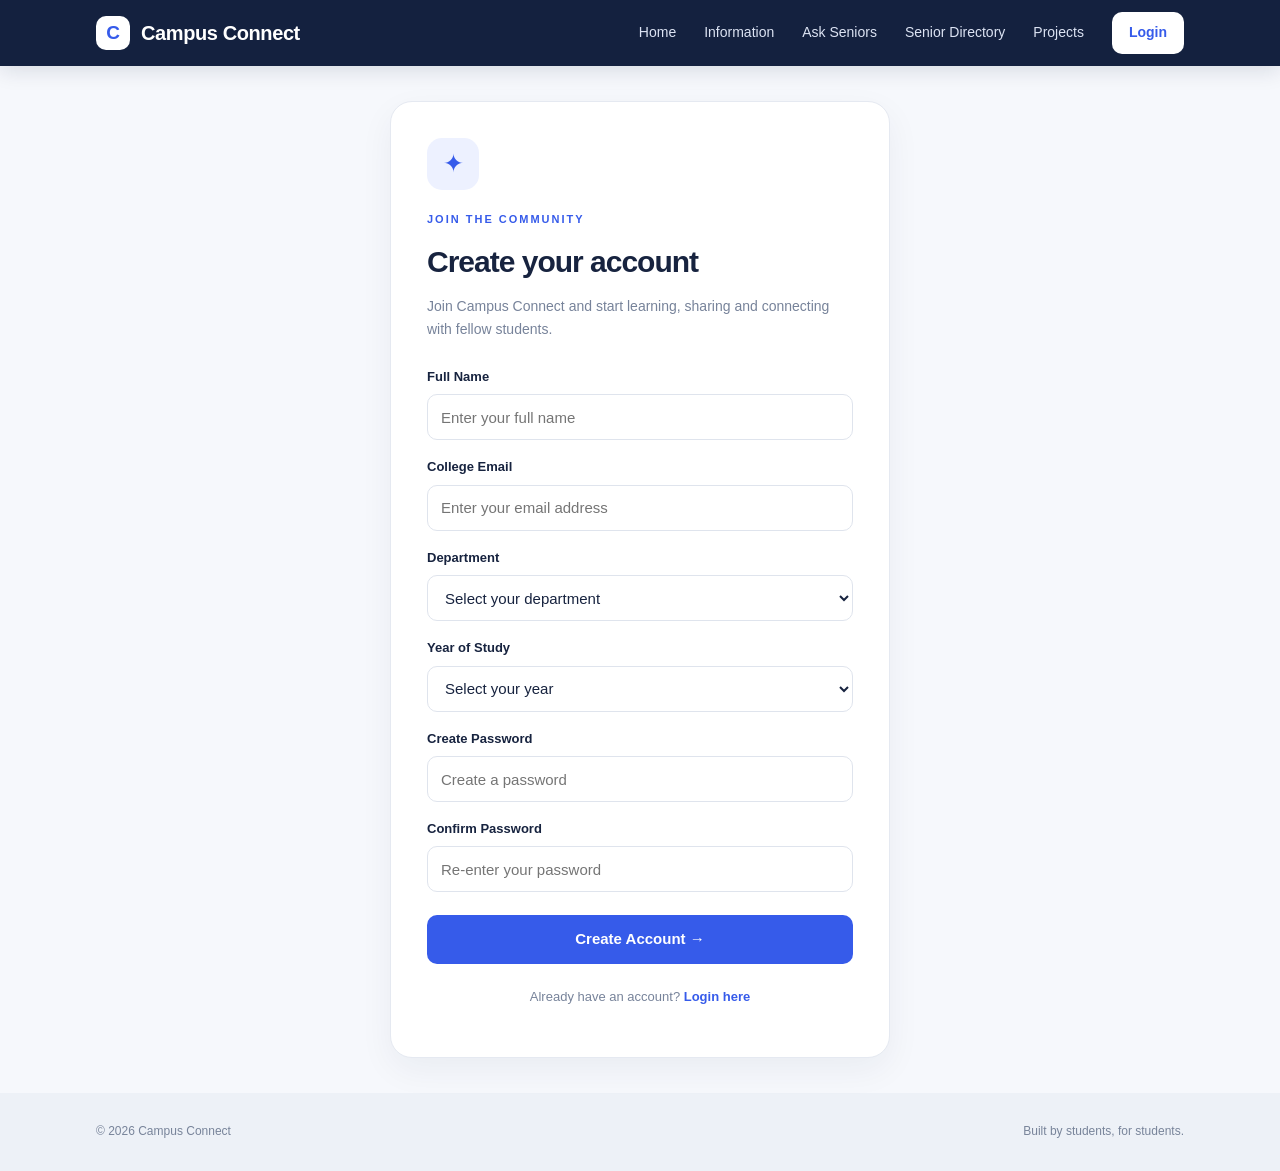
<file: register.html>
<!DOCTYPE html>
<html lang="en">
<head>
    <meta charset="UTF-8">
    <meta name="viewport" content="width=device-width, initial-scale=1.0">
    <title>Register | Campus Connect</title>

    <link rel="stylesheet" href="style.css">

    <style>
        .register-layout {
            min-height: calc(100vh - 145px);
            display: grid;
            place-items: center;
            padding: 35px 0;
        }

        .register-card {
            width: min(500px, 100%);
            background: #fff;
            border: 1px solid var(--line);
            border-radius: 22px;
            padding: 36px;
            box-shadow: var(--shadow);
        }

        .register-icon {
            width: 52px;
            height: 52px;
            display: grid;
            place-items: center;
            background: #edf1ff;
            color: var(--blue);
            border-radius: 15px;
            font-size: 25px;
            margin-bottom: 20px;
        }

        .register-card h1 {
            font-size: 30px;
            letter-spacing: -1px;
            margin: 0 0 8px;
        }

        .register-description {
            color: var(--muted);
            font-size: 14px;
            margin: 0 0 25px;
        }

        .register-form {
            display: grid;
            gap: 16px;
        }

        .register-form .field {
            display: flex;
            flex-direction: column;
            gap: 7px;
        }

        .register-form .field span {
            font-size: 13px;
            font-weight: 600;
        }

        .register-form input,
        .register-form select {
            height: 46px;
            width: 100%;
            border: 1px solid #dfe4ed;
            border-radius: 10px;
            padding: 0 13px;
            background: #fff;
            color: var(--ink);
            outline: none;
        }

        .register-form input:focus,
        .register-form select:focus {
            border-color: var(--blue);
            box-shadow: 0 0 0 3px #365bea18;
        }

        .register-form .button {
            width: 100%;
            margin-top: 7px;
        }

        .register-bottom {
            text-align: center;
            color: var(--muted);
            font-size: 13px;
            margin-top: 22px;
        }

        .register-bottom a {
            color: var(--blue);
            font-weight: 700;
        }

        .register-message {
            display: none;
            color: var(--blue);
            font-size: 13px;
        }

        @media(max-width:520px) {
            .register-card {
                padding: 25px 21px;
            }
        }
    </style>
</head>

<body>

    <header class="site-header">
        <a href="index.html" class="brand">
            <span class="brand-mark">C</span>
            Campus Connect
        </a>

        <button class="menu-toggle" id="menuToggle"
                aria-label="Toggle navigation" aria-expanded="false">☰</button>

        <nav class="main-nav" id="mainNav">
            <a href="index.html">Home</a>
            <a href="information.html">Information</a>
            <a href="ask-seniors.html">Ask Seniors</a>
            <a href="seniors.html">Senior Directory</a>
            <a href="projects.html">Projects</a>
            <a href="login.html" class="nav-cta">Login</a>
        </nav>
    </header>

    <main class="page-shell register-layout">

        <section class="register-card">

            <div class="register-icon">✦</div>

            <p class="eyebrow">JOIN THE COMMUNITY</p>

            <h1>Create your account</h1>

            <p class="register-description">
                Join Campus Connect and start learning, sharing
                and connecting with fellow students.
            </p>

            <form class="register-form" id="registerForm">

                <label class="field">
                    <span>Full Name</span>
                    <input type="text" id="fullName"
                           placeholder="Enter your full name" required>
                </label>

                <label class="field">
                    <span>College Email</span>
                    <input type="email" id="email"
                           placeholder="Enter your email address" required>
                </label>

                <label class="field">
                    <span>Department</span>
                    <select id="department" required>
                        <option value="">Select your department</option>
                        <option>Computer Science and Engineering</option>
                        <option>Information Science and Engineering</option>
                        <option>Electronics and Communication</option>
                        <option>Electrical and Electronics</option>
                        <option>Mechanical Engineering</option>
                        <option>Other</option>
                    </select>
                </label>

                <label class="field">
                    <span>Year of Study</span>
                    <select id="year" required>
                        <option value="">Select your year</option>
                        <option>1st Year</option>
                        <option>2nd Year</option>
                        <option>3rd Year</option>
                        <option>4th Year</option>
                    </select>
                </label>

                <label class="field">
                    <span>Create Password</span>
                    <input type="password" id="password"
                           placeholder="Create a password"
                           minlength="8" required>
                </label>

                <label class="field">
                    <span>Confirm Password</span>
                    <input type="password" id="confirmPassword"
                           placeholder="Re-enter your password"
                           minlength="8" required>
                </label>

                <button type="submit" class="button button-primary">
                    Create Account →
                </button>

                <p class="register-message" id="registerMessage"></p>

            </form>

            <p class="register-bottom">
                Already have an account?
                <a href="login.html">Login here</a>
            </p>

        </section>

    </main>

    <footer class="site-footer">
        <span>© 2026 Campus Connect</span>
        <span>Built by students, for students.</span>
    </footer>

    <script>
        const menuToggle = document.getElementById("menuToggle");
        const mainNav = document.getElementById("mainNav");

        menuToggle.addEventListener("click", function () {
            const isOpen = mainNav.classList.toggle("open");
            menuToggle.setAttribute("aria-expanded", String(isOpen));
        });

        const registerForm = document.getElementById("registerForm");
        const message = document.getElementById("registerMessage");

        registerForm.addEventListener("submit", function (event) {
            event.preventDefault();

            const password = document.getElementById("password").value;
            const confirmPassword =
                document.getElementById("confirmPassword").value;

            if (password !== confirmPassword) {
                message.textContent = "Passwords do not match.";
                message.style.display = "block";
                return;
            }

            message.textContent =
                "Registration form is ready. Backend connection is still required.";
            message.style.display = "block";
        });
    </script>

</body>
</html>
</file>
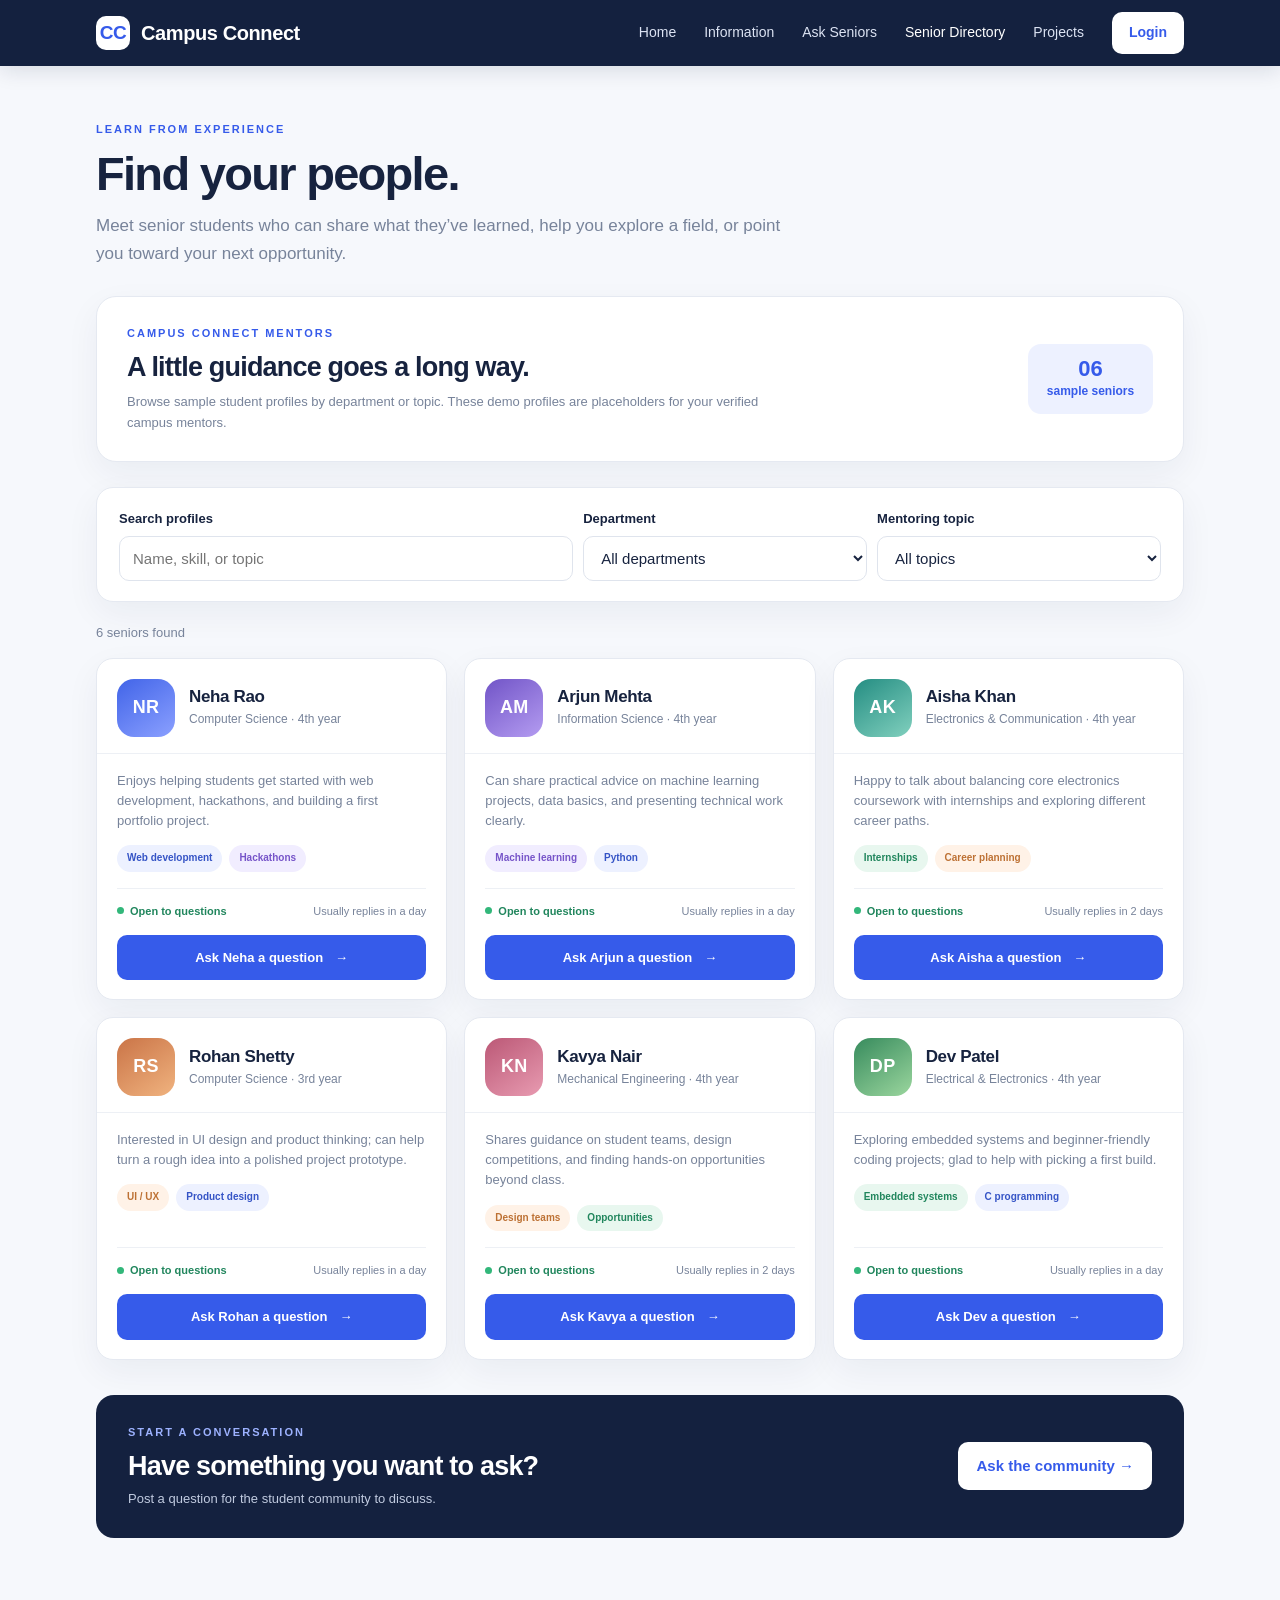
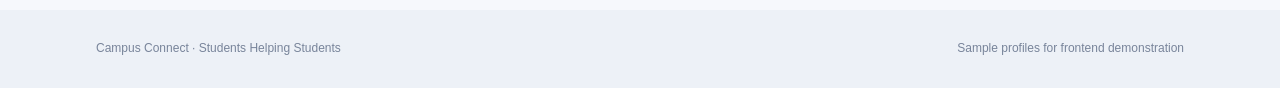
<file: seniors.html>
<!DOCTYPE html>
<html lang="en">
<head>
  <meta charset="UTF-8">
  <meta name="viewport" content="width=device-width, initial-scale=1.0">
  <meta name="description" content="Meet experienced students and find a senior mentor in the Campus Connect directory.">
  <title>Senior Directory | Campus Connect</title>
  <link rel="stylesheet" href="style.css">
</head>
<body>
  <header class="site-header">
    <a href="index.html" class="brand">
      <span class="brand-mark">CC</span>
      Campus Connect
    </a>
    <button class="menu-toggle" aria-label="Toggle navigation" aria-expanded="false">☰</button>
    <nav class="main-nav">
      <a href="index.html">Home</a>
      <a href="information.html">Information</a>
      <a href="ask-seniors.html">Ask Seniors</a>
      <a href="seniors.html" class="active" aria-current="page">Senior Directory</a>
      <a href="projects.html">Projects</a>
      <a href="login.html" class="nav-cta">Login</a>
    </nav>
  </header>

  <main class="page-shell">
    <section class="page-heading">
      <p class="eyebrow">LEARN FROM EXPERIENCE</p>
      <h1>Find your people.</h1>
      <p class="page-subtitle">Meet senior students who can share what they’ve learned, help you explore a field, or point you toward your next opportunity.</p>
    </section>

    <section class="directory-intro" aria-label="About the senior directory">
      <div>
        <p class="eyebrow">CAMPUS CONNECT MENTORS</p>
        <h2>A little guidance goes a long way.</h2>
        <p>Browse sample student profiles by department or topic. These demo profiles are placeholders for your verified campus mentors.</p>
      </div>
      <div class="directory-count"><strong>06</strong>sample seniors</div>
    </section>

    <section class="filter-panel senior-filters" aria-label="Filter senior profiles">
      <label class="field search-field">
        <span>Search profiles</span>
        <input id="seniorSearch" type="search" placeholder="Name, skill, or topic">
      </label>
      <label class="field">
        <span>Department</span>
        <select id="seniorDepartment">
          <option value="all">All departments</option>
          <option value="cse">Computer Science</option>
          <option value="ise">Information Science</option>
          <option value="ece">Electronics &amp; Communication</option>
          <option value="me">Mechanical Engineering</option>
          <option value="eee">Electrical &amp; Electronics</option>
        </select>
      </label>
      <label class="field">
        <span>Mentoring topic</span>
        <select id="seniorTopic">
          <option value="all">All topics</option>
          <option value="software">Software &amp; coding</option>
          <option value="data">AI &amp; data</option>
          <option value="design">Design &amp; product</option>
          <option value="career">Internships &amp; careers</option>
        </select>
      </label>
    </section>

    <p class="senior-results" id="seniorResultCount" aria-live="polite">6 seniors found</p>

    <section class="senior-grid" aria-label="Senior student profiles">
      <article class="senior-card" data-department="cse" data-topic="software">
        <div class="senior-card-top">
          <div class="senior-avatar avatar-blue" aria-hidden="true">NR</div>
          <div class="senior-name"><h3>Neha Rao</h3><p>Computer Science · 4th year</p></div>
        </div>
        <div class="senior-card-body">
          <p>Enjoys helping students get started with web development, hackathons, and building a first portfolio project.</p>
          <div class="senior-tags"><span class="pill pill-blue">Web development</span><span class="pill pill-purple">Hackathons</span></div>
          <div class="senior-details"><span class="senior-availability">Open to questions</span><span>Usually replies in a day</span></div>
          <a class="button button-primary senior-action" href="ask-seniors.html">Ask Neha a question <span>→</span></a>
        </div>
      </article>

      <article class="senior-card" data-department="ise" data-topic="data">
        <div class="senior-card-top">
          <div class="senior-avatar avatar-purple" aria-hidden="true">AM</div>
          <div class="senior-name"><h3>Arjun Mehta</h3><p>Information Science · 4th year</p></div>
        </div>
        <div class="senior-card-body">
          <p>Can share practical advice on machine learning projects, data basics, and presenting technical work clearly.</p>
          <div class="senior-tags"><span class="pill pill-purple">Machine learning</span><span class="pill pill-blue">Python</span></div>
          <div class="senior-details"><span class="senior-availability">Open to questions</span><span>Usually replies in a day</span></div>
          <a class="button button-primary senior-action" href="ask-seniors.html">Ask Arjun a question <span>→</span></a>
        </div>
      </article>

      <article class="senior-card" data-department="ece" data-topic="career">
        <div class="senior-card-top">
          <div class="senior-avatar avatar-teal" aria-hidden="true">AK</div>
          <div class="senior-name"><h3>Aisha Khan</h3><p>Electronics &amp; Communication · 4th year</p></div>
        </div>
        <div class="senior-card-body">
          <p>Happy to talk about balancing core electronics coursework with internships and exploring different career paths.</p>
          <div class="senior-tags"><span class="pill pill-green">Internships</span><span class="pill pill-orange">Career planning</span></div>
          <div class="senior-details"><span class="senior-availability">Open to questions</span><span>Usually replies in 2 days</span></div>
          <a class="button button-primary senior-action" href="ask-seniors.html">Ask Aisha a question <span>→</span></a>
        </div>
      </article>

      <article class="senior-card" data-department="cse" data-topic="design">
        <div class="senior-card-top">
          <div class="senior-avatar avatar-orange" aria-hidden="true">RS</div>
          <div class="senior-name"><h3>Rohan Shetty</h3><p>Computer Science · 3rd year</p></div>
        </div>
        <div class="senior-card-body">
          <p>Interested in UI design and product thinking; can help turn a rough idea into a polished project prototype.</p>
          <div class="senior-tags"><span class="pill pill-orange">UI / UX</span><span class="pill pill-blue">Product design</span></div>
          <div class="senior-details"><span class="senior-availability">Open to questions</span><span>Usually replies in a day</span></div>
          <a class="button button-primary senior-action" href="ask-seniors.html">Ask Rohan a question <span>→</span></a>
        </div>
      </article>

      <article class="senior-card" data-department="me" data-topic="career">
        <div class="senior-card-top">
          <div class="senior-avatar avatar-rose" aria-hidden="true">KN</div>
          <div class="senior-name"><h3>Kavya Nair</h3><p>Mechanical Engineering · 4th year</p></div>
        </div>
        <div class="senior-card-body">
          <p>Shares guidance on student teams, design competitions, and finding hands-on opportunities beyond class.</p>
          <div class="senior-tags"><span class="pill pill-orange">Design teams</span><span class="pill pill-green">Opportunities</span></div>
          <div class="senior-details"><span class="senior-availability">Open to questions</span><span>Usually replies in 2 days</span></div>
          <a class="button button-primary senior-action" href="ask-seniors.html">Ask Kavya a question <span>→</span></a>
        </div>
      </article>

      <article class="senior-card" data-department="eee" data-topic="software">
        <div class="senior-card-top">
          <div class="senior-avatar avatar-green" aria-hidden="true">DP</div>
          <div class="senior-name"><h3>Dev Patel</h3><p>Electrical &amp; Electronics · 4th year</p></div>
        </div>
        <div class="senior-card-body">
          <p>Exploring embedded systems and beginner-friendly coding projects; glad to help with picking a first build.</p>
          <div class="senior-tags"><span class="pill pill-green">Embedded systems</span><span class="pill pill-blue">C programming</span></div>
          <div class="senior-details"><span class="senior-availability">Open to questions</span><span>Usually replies in a day</span></div>
          <a class="button button-primary senior-action" href="ask-seniors.html">Ask Dev a question <span>→</span></a>
        </div>
      </article>

      <p class="empty-state hidden" id="emptySeniors">No profiles match those filters. Try a different search or department.</p>
    </section>

    <section class="bottom-cta directory-cta">
      <div>
        <p class="eyebrow">START A CONVERSATION</p>
        <h2>Have something you want to ask?</h2>
        <p>Post a question for the student community to discuss.</p>
      </div>
      <a href="ask-seniors.html" class="button button-light">Ask the community →</a>
    </section>
  </main>

  <footer class="site-footer">
    <span>Campus Connect · Students Helping Students</span>
    <span>Sample profiles for frontend demonstration</span>
  </footer>

  <script src="app.js"></script>
</body>
</html>
</file>
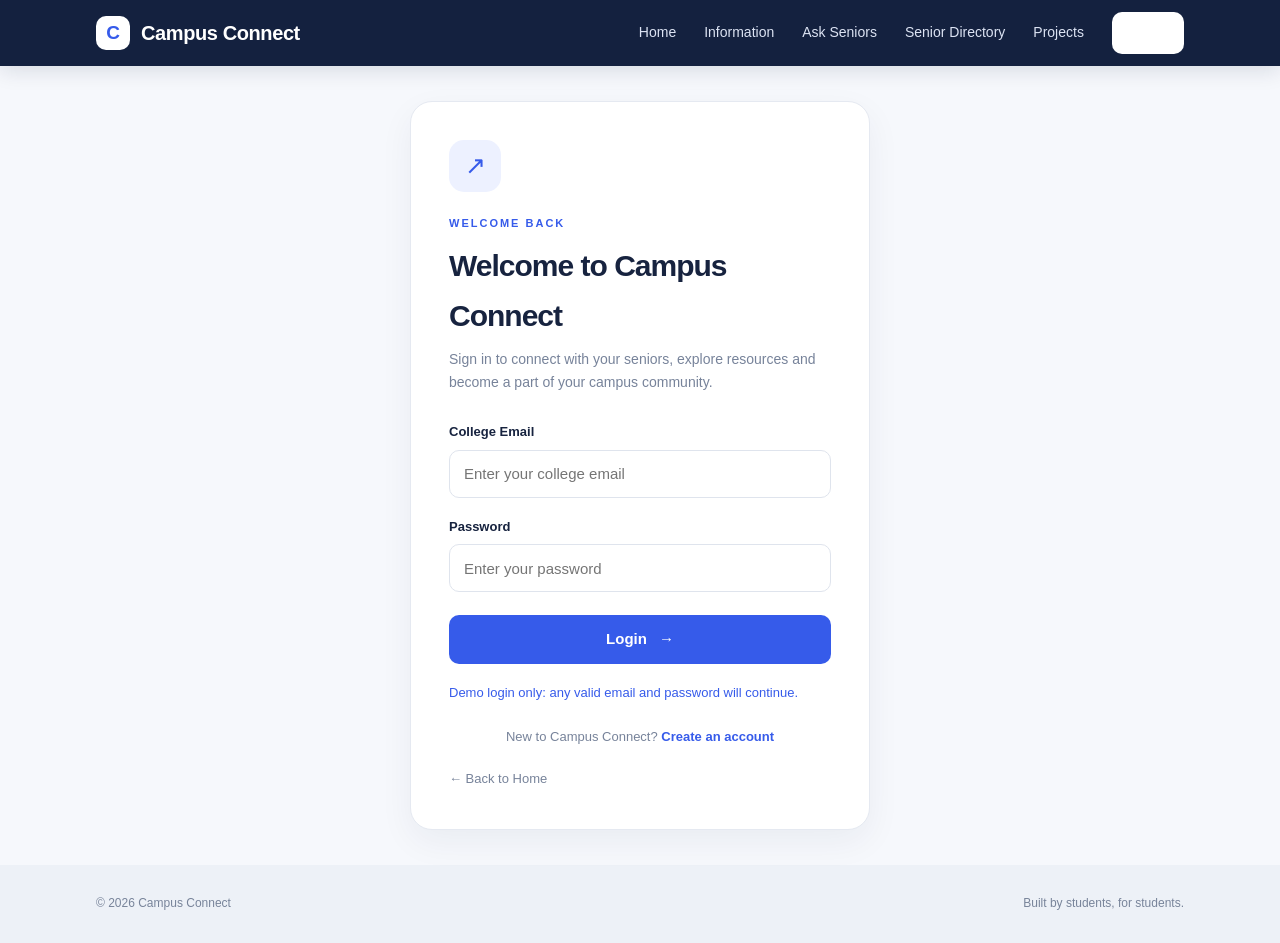
<file: Campus_Connect_Frontend/login.html>
<!DOCTYPE html>
<html lang="en">
<head>
    <meta charset="UTF-8">
    <meta name="viewport" content="width=device-width, initial-scale=1.0">
    <title>Login | Campus Connect</title>

    <!-- Existing stylesheet from your ZIP -->
    <link rel="stylesheet" href="style.css">

    <style>
        .login-layout {
            min-height: calc(100vh - 145px);
            display: grid;
            place-items: center;
            padding: 35px 0;
        }

        .login-card {
            width: min(460px, 100%);
            background: #fff;
            border: 1px solid var(--line);
            border-radius: 22px;
            padding: 38px;
            box-shadow: var(--shadow);
        }

        .login-icon {
            width: 52px;
            height: 52px;
            display: grid;
            place-items: center;
            background: #edf1ff;
            color: var(--blue);
            border-radius: 15px;
            font-size: 25px;
            margin-bottom: 22px;
        }

        .login-card h1 {
            font-size: 30px;
            letter-spacing: -1px;
            margin: 0 0 8px;
        }

        .login-description {
            color: var(--muted);
            margin: 0 0 27px;
            font-size: 14px;
        }

        .login-form {
            display: grid;
            gap: 18px;
        }

        .login-form .field input {
            height: 48px;
            width: 100%;
            border: 1px solid #dfe4ed;
            border-radius: 10px;
            padding: 0 14px;
            background: #fff;
            color: var(--ink);
            outline: none;
        }

        .login-form .field input:focus {
            border-color: var(--blue);
            box-shadow: 0 0 0 3px #365bea18;
        }

        .login-form .button {
            width: 100%;
            margin-top: 5px;
        }

        .login-bottom {
            text-align: center;
            color: var(--muted);
            font-size: 13px;
            margin: 23px 0 0;
        }

        .login-bottom a {
            color: var(--blue);
            font-weight: 700;
        }

        .back-home {
            display: inline-block;
            margin-top: 20px;
            color: var(--muted);
            font-size: 13px;
        }

        .login-message {
            color: var(--blue);
            font-size: 13px;
            margin: 0;
            display: block;
        }

        @media (max-width: 520px) {
            .login-card {
                padding: 27px 22px;
            }
        }
    </style>
</head>

<body>

    <!-- Navigation bar -->
    <header class="site-header">
        <a href="index.html" class="brand">
            <span class="brand-mark">C</span>
            Campus Connect
        </a>

        <button class="menu-toggle" id="menuToggle"
                aria-label="Toggle navigation" aria-expanded="false">☰</button>

        <nav class="main-nav" id="mainNav">
            <a href="index.html">Home</a>
            <a href="information.html">Information</a>
            <a href="ask-seniors.html">Ask Seniors</a>
            <a href="seniors.html">Senior Directory</a>
            <a href="projects.html">Projects</a>
            <a href="login.html" class="nav-cta active">Login</a>
        </nav>
    </header>

    <!-- Login section -->
    <main class="page-shell login-layout">

        <section class="login-card">

            <div class="login-icon">↗</div>

            <p class="eyebrow">WELCOME BACK</p>

            <h1>Welcome to Campus Connect</h1>

            <p class="login-description">
                Sign in to connect with your seniors, explore resources
                and become a part of your campus community.
            </p>

            <form class="login-form" id="loginForm">

                <label class="field">
                    <span>College Email</span>
                    <input
                        type="email"
                        id="email"
                        placeholder="Enter your college email"
                        required
                    >
                </label>

                <label class="field">
                    <span>Password</span>
                    <input
                        type="password"
                        id="password"
                        placeholder="Enter your password"
                        required
                    >
                </label>

                <button type="submit" class="button button-primary">
                    Login <span>→</span>
                </button>

                <p class="login-message" id="loginMessage">
                    Demo login only: any valid email and password will continue.
                </p>

            </form>

            <p class="login-bottom">
    New to Campus Connect?
    <a href="register.html">Create an account</a>
</p>

            <a href="index.html" class="back-home">← Back to Home</a>

        </section>

    </main>

    <!-- Footer -->
    <footer class="site-footer">
        <span>© 2026 Campus Connect</span>
        <span>Built by students, for students.</span>
    </footer>

    <script>
        // Mobile navigation
        const menuToggle = document.getElementById("menuToggle");
        const mainNav = document.getElementById("mainNav");

        menuToggle.addEventListener("click", function () {
            const isOpen = mainNav.classList.toggle("open");
            menuToggle.setAttribute("aria-expanded", String(isOpen));
        });

        const loginForm = document.getElementById("loginForm");

        loginForm.addEventListener("submit", function (event) {
            event.preventDefault();
            window.location.href = "seniors.html";
        });
    </script>

</body>
</html>
</file>
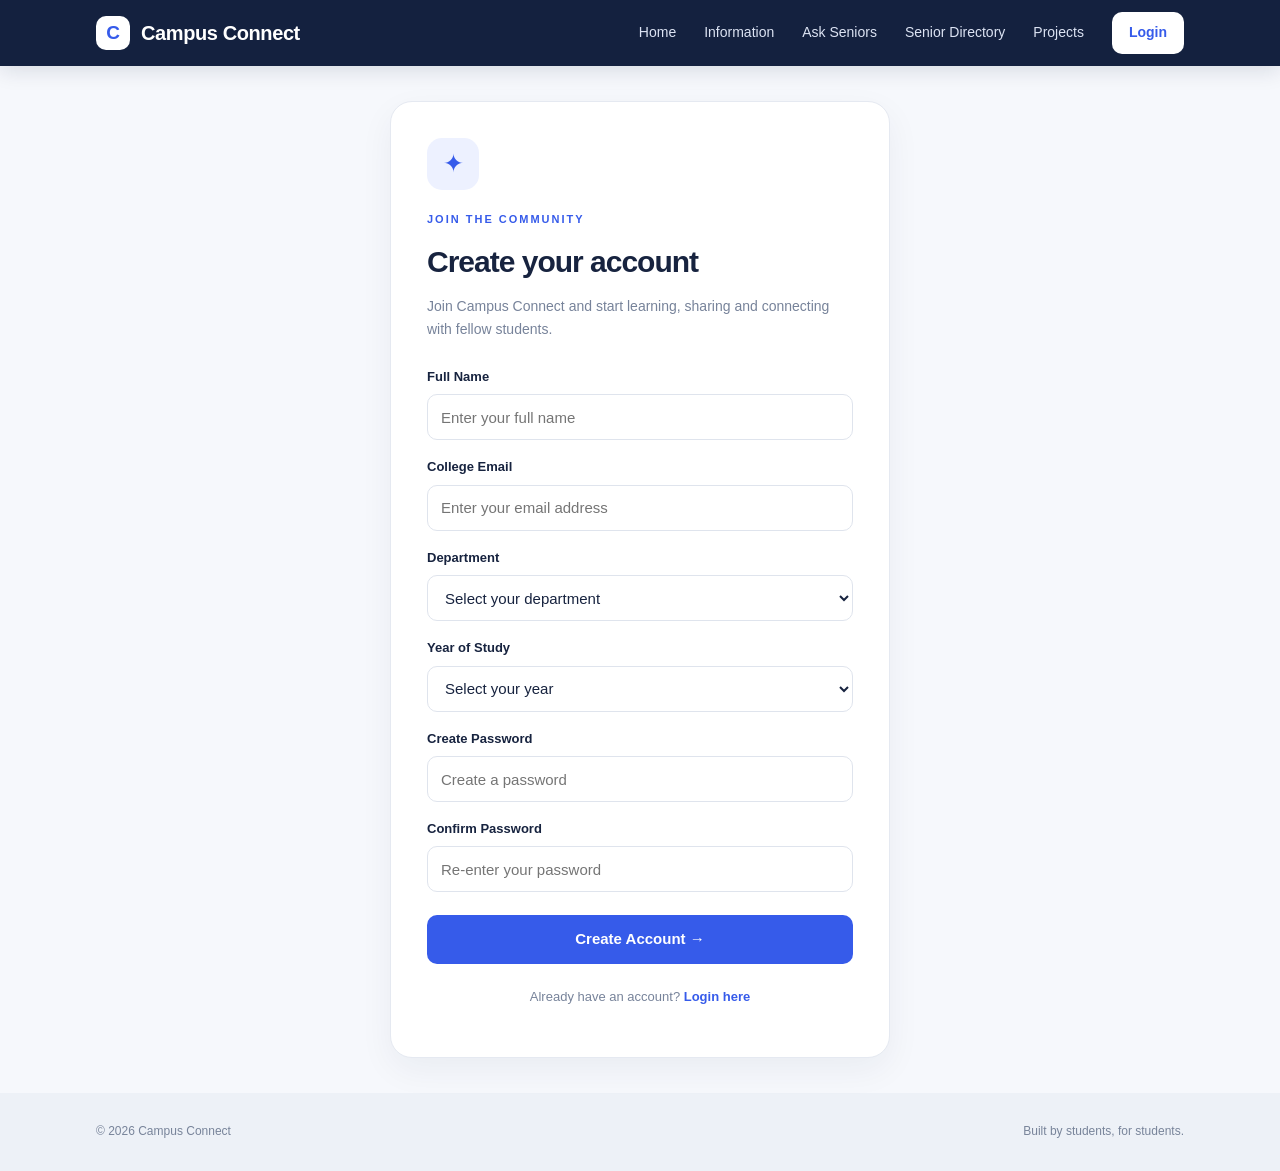
<file: Campus_Connect_Frontend/register.html>
<!DOCTYPE html>
<html lang="en">
<head>
    <meta charset="UTF-8">
    <meta name="viewport" content="width=device-width, initial-scale=1.0">
    <title>Register | Campus Connect</title>

    <link rel="stylesheet" href="style.css">

    <style>
        .register-layout {
            min-height: calc(100vh - 145px);
            display: grid;
            place-items: center;
            padding: 35px 0;
        }

        .register-card {
            width: min(500px, 100%);
            background: #fff;
            border: 1px solid var(--line);
            border-radius: 22px;
            padding: 36px;
            box-shadow: var(--shadow);
        }

        .register-icon {
            width: 52px;
            height: 52px;
            display: grid;
            place-items: center;
            background: #edf1ff;
            color: var(--blue);
            border-radius: 15px;
            font-size: 25px;
            margin-bottom: 20px;
        }

        .register-card h1 {
            font-size: 30px;
            letter-spacing: -1px;
            margin: 0 0 8px;
        }

        .register-description {
            color: var(--muted);
            font-size: 14px;
            margin: 0 0 25px;
        }

        .register-form {
            display: grid;
            gap: 16px;
        }

        .register-form .field {
            display: flex;
            flex-direction: column;
            gap: 7px;
        }

        .register-form .field span {
            font-size: 13px;
            font-weight: 600;
        }

        .register-form input,
        .register-form select {
            height: 46px;
            width: 100%;
            border: 1px solid #dfe4ed;
            border-radius: 10px;
            padding: 0 13px;
            background: #fff;
            color: var(--ink);
            outline: none;
        }

        .register-form input:focus,
        .register-form select:focus {
            border-color: var(--blue);
            box-shadow: 0 0 0 3px #365bea18;
        }

        .register-form .button {
            width: 100%;
            margin-top: 7px;
        }

        .register-bottom {
            text-align: center;
            color: var(--muted);
            font-size: 13px;
            margin-top: 22px;
        }

        .register-bottom a {
            color: var(--blue);
            font-weight: 700;
        }

        .register-message {
            display: none;
            color: var(--blue);
            font-size: 13px;
        }

        @media(max-width:520px) {
            .register-card {
                padding: 25px 21px;
            }
        }
    </style>
</head>

<body>

    <header class="site-header">
        <a href="index.html" class="brand">
            <span class="brand-mark">C</span>
            Campus Connect
        </a>

        <button class="menu-toggle" id="menuToggle"
                aria-label="Toggle navigation" aria-expanded="false">☰</button>

        <nav class="main-nav" id="mainNav">
            <a href="index.html">Home</a>
            <a href="information.html">Information</a>
            <a href="ask-seniors.html">Ask Seniors</a>
            <a href="seniors.html">Senior Directory</a>
            <a href="projects.html">Projects</a>
            <a href="login.html" class="nav-cta">Login</a>
        </nav>
    </header>

    <main class="page-shell register-layout">

        <section class="register-card">

            <div class="register-icon">✦</div>

            <p class="eyebrow">JOIN THE COMMUNITY</p>

            <h1>Create your account</h1>

            <p class="register-description">
                Join Campus Connect and start learning, sharing
                and connecting with fellow students.
            </p>

            <form class="register-form" id="registerForm">

                <label class="field">
                    <span>Full Name</span>
                    <input type="text" id="fullName"
                           placeholder="Enter your full name" required>
                </label>

                <label class="field">
                    <span>College Email</span>
                    <input type="email" id="email"
                           placeholder="Enter your email address" required>
                </label>

                <label class="field">
                    <span>Department</span>
                    <select id="department" required>
                        <option value="">Select your department</option>
                        <option>Computer Science and Engineering</option>
                        <option>Information Science and Engineering</option>
                        <option>Electronics and Communication</option>
                        <option>Electrical and Electronics</option>
                        <option>Mechanical Engineering</option>
                        <option>Other</option>
                    </select>
                </label>

                <label class="field">
                    <span>Year of Study</span>
                    <select id="year" required>
                        <option value="">Select your year</option>
                        <option>1st Year</option>
                        <option>2nd Year</option>
                        <option>3rd Year</option>
                        <option>4th Year</option>
                    </select>
                </label>

                <label class="field">
                    <span>Create Password</span>
                    <input type="password" id="password"
                           placeholder="Create a password"
                           minlength="8" required>
                </label>

                <label class="field">
                    <span>Confirm Password</span>
                    <input type="password" id="confirmPassword"
                           placeholder="Re-enter your password"
                           minlength="8" required>
                </label>

                <button type="submit" class="button button-primary">
                    Create Account →
                </button>

                <p class="register-message" id="registerMessage"></p>

            </form>

            <p class="register-bottom">
                Already have an account?
                <a href="login.html">Login here</a>
            </p>

        </section>

    </main>

    <footer class="site-footer">
        <span>© 2026 Campus Connect</span>
        <span>Built by students, for students.</span>
    </footer>

    <script>
        const menuToggle = document.getElementById("menuToggle");
        const mainNav = document.getElementById("mainNav");

        menuToggle.addEventListener("click", function () {
            const isOpen = mainNav.classList.toggle("open");
            menuToggle.setAttribute("aria-expanded", String(isOpen));
        });

        const registerForm = document.getElementById("registerForm");
        const message = document.getElementById("registerMessage");

        registerForm.addEventListener("submit", function (event) {
            event.preventDefault();

            const password = document.getElementById("password").value;
            const confirmPassword =
                document.getElementById("confirmPassword").value;

            if (password !== confirmPassword) {
                message.textContent = "Passwords do not match.";
                message.style.display = "block";
                return;
            }

            message.textContent =
                "Registration form is ready. Backend connection is still required.";
            message.style.display = "block";
        });
    </script>

</body>
</html>
</file>
<file: style.css>
:root {
  --navy:#14213f; --blue:#365bea; --blue-dark:#2548cf; --ink:#17233f;
  --muted:#77839a; --page:#f6f8fc; --white:#fff; --line:#e5e9f1;
  --shadow:0 12px 34px rgba(22,38,74,.055); --radius:18px;
}
*{box-sizing:border-box} html{scroll-behavior:smooth} body{margin:0;background:var(--page);color:var(--ink);font-family:"DM Sans",Arial,sans-serif;font-size:15px;line-height:1.65}
a{color:inherit;text-decoration:none} button,input,select{font:inherit}
.site-header{height:66px;background:var(--navy);color:#fff;display:flex;align-items:center;justify-content:space-between;padding:0 max(7.5%,calc((100% - 1440px)/2));position:sticky;top:0;z-index:20;box-shadow:0 5px 20px rgba(13,27,54,.12)}
.brand{display:flex;align-items:center;gap:11px;font-size:20px;font-weight:800;letter-spacing:-.4px;white-space:nowrap}.brand-mark{height:34px;width:34px;border-radius:10px;background:#fff;color:var(--blue);display:grid;place-items:center;font-size:19px;font-weight:800}
.main-nav{display:flex;align-items:center;gap:28px;font-size:14px;color:#dce3f3}.main-nav a{transition:.2s}.main-nav a:hover,.main-nav a.active{color:#fff}.main-nav .nav-login{color:#dce3f3}.main-nav .nav-cta{background:#fff;color:var(--blue);font-weight:700;padding:9px 17px;border-radius:10px}.main-nav .nav-cta:hover{background:#edf1ff;color:var(--blue-dark)}
.menu-toggle{display:none;background:transparent;color:#fff;border:0;font-size:24px;cursor:pointer}
.page-shell{width:min(1120px,85%);margin:0 auto;padding:54px 0 72px;min-height:calc(100vh - 145px)}
.page-heading{margin-bottom:28px}.eyebrow{font-size:11px;letter-spacing:2px;font-weight:800;color:var(--blue);margin:0 0 9px}.page-heading h1{font-size:clamp(34px,4vw,47px);line-height:1.13;letter-spacing:-1.7px;margin:0 0 12px;font-weight:800}.page-subtitle{font-size:17px;color:var(--muted);margin:0;max-width:700px}
h2{font-size:27px;letter-spacing:-.8px;line-height:1.2;margin:0 0 10px}h3{font-size:19px;line-height:1.3;letter-spacing:-.35px;margin:8px 0}
.info-hero,.project-intro{background:#fff;border:1px solid var(--line);border-radius:22px;padding:38px 42px;display:flex;justify-content:space-between;align-items:center;gap:30px;box-shadow:var(--shadow);overflow:hidden}
.info-hero>div:first-child,.project-intro>div{max-width:590px}.info-hero h2,.project-intro h2{font-size:31px;margin:17px 0 10px}.info-hero p,.project-intro p{color:var(--muted);margin:0 0 22px;max-width:570px}
.hero-art{width:300px;height:210px;position:relative;flex:0 0 300px;display:grid;place-items:center}.art-core{height:112px;width:112px;border-radius:32px;background:linear-gradient(145deg,#4669f4,#203dbd);color:#fff;display:grid;place-items:center;font-size:36px;font-weight:800;box-shadow:0 18px 35px #365bea44;z-index:2}.art-orbit{position:absolute;border:1px solid #dbe3ff;border-radius:50%;width:195px;height:195px}.orbit-two{width:260px;height:150px;transform:rotate(-32deg)}.art-note{position:absolute;background:#fff;border:1px solid var(--line);padding:8px 12px;border-radius:10px;box-shadow:var(--shadow);font-size:12px;font-weight:700;z-index:3}.note-one{top:18px;left:0}.note-two{right:0;bottom:22px}
.button{border:0;border-radius:10px;padding:12px 18px;display:inline-flex;align-items:center;justify-content:center;gap:12px;font-weight:700;cursor:pointer;transition:transform .2s,background .2s}.button:hover{transform:translateY(-1px)}.button-primary{background:var(--blue);color:#fff}.button-primary:hover{background:var(--blue-dark)}.button-light{background:#fff;color:var(--blue)}.button-light:hover{background:#eef2ff}
.section-block{margin-top:52px}.section-title-row{display:flex;justify-content:space-between;align-items:end;gap:20px;margin-bottom:19px}.section-title-row h2{margin:0}.muted{color:var(--muted)}.small{font-size:12px}
.card-grid{display:grid;gap:18px}.three-col{grid-template-columns:repeat(3,minmax(0,1fr))}.content-card{background:#fff;border:1px solid var(--line);border-radius:17px;overflow:hidden;box-shadow:var(--shadow)}.info-card{padding:24px;min-height:245px}.icon-tile{height:43px;width:43px;border-radius:13px;background:#eaf0ff;color:var(--blue);display:grid;place-items:center;font-size:22px;margin-bottom:20px}.icon-tile.lavender{background:#f1edff;color:#7958d6}.icon-tile.mint{background:#e6f8f1;color:#23966e}.card-kicker{font-size:10px;letter-spacing:1.5px;font-weight:800;color:#8490a7;margin:0 0 7px}.info-card h3{margin:5px 0 8px}.info-card p,.project-card-body>p{font-size:13px;color:var(--muted);margin:0 0 18px}.text-link{font-size:13px;color:var(--blue);font-weight:700}.text-link span{margin-left:7px}
.topic-list{display:grid;gap:12px}.topic-row{background:#fff;border:1px solid var(--line);border-radius:15px;padding:21px 24px;display:grid;grid-template-columns:48px 1fr 24px;align-items:center;gap:18px}.topic-number{font-size:20px;font-weight:800;color:#c1cbed}.topic-row h3{margin:2px 0 5px}.topic-row p:not(.card-kicker){color:var(--muted);font-size:13px;margin:0}.topic-arrow{color:var(--blue);font-size:20px}
.pill{font-size:11px;font-weight:700;padding:5px 10px;border-radius:30px;display:inline-flex;align-items:center}.pill-blue{background:#edf1ff;color:#3554c6}.pill-purple{background:#f1edff;color:#7654c9}.pill-green{background:#e8f7ef;color:#21865d}.pill-orange{background:#fff2e7;color:#bd7134}
.bottom-cta{margin-top:48px;padding:28px 32px;border-radius:18px;background:var(--navy);color:#fff;display:flex;align-items:center;justify-content:space-between;gap:24px}.bottom-cta .eyebrow{color:#9db2ff}.bottom-cta h2{margin-bottom:6px}.bottom-cta p:not(.eyebrow){margin:0;color:#c1cbe0;font-size:13px}
.filter-panel{display:grid;grid-template-columns:2fr 1.15fr .8fr auto;gap:10px;align-items:end;padding:20px 22px;background:#fff;border:1px solid var(--line);border-radius:17px;box-shadow:var(--shadow);margin:25px 0 38px}.field{display:flex;flex-direction:column;gap:7px;min-width:0}.field>span{font-weight:600;font-size:13px}.field input,.field select{height:45px;width:100%;border:1px solid #dfe4ed;border-radius:10px;padding:0 13px;background:#fff;color:var(--ink);outline:none}.field input:focus,.field select:focus{border-color:var(--blue);box-shadow:0 0 0 3px #365bea18}.filter-button{height:45px;min-width:105px}.results-heading{margin-bottom:17px}.question-list{display:grid;grid-template-columns:repeat(2,minmax(0,1fr));gap:15px}.question-card{padding:20px 22px;background:#fff;border:1px solid var(--line);border-radius:16px;box-shadow:var(--shadow)}.question-top{display:flex;justify-content:space-between;align-items:center}.status{font-size:11px;padding:5px 10px;border-radius:30px;background:#f0f2f6;color:#68758b}.status-answered{background:#e8f7ef;color:#21865d}.question-card h3{font-size:17px;margin:15px 0 5px}.question-card>p{font-size:13px;color:var(--muted);margin:0 0 17px}.question-meta{border-top:1px solid #edf0f5;padding-top:12px;display:flex;gap:17px;flex-wrap:wrap;font-size:11px;color:#8994a8}.ask-panel{margin-top:32px;background:#eef2ff;border:1px solid #e0e7ff;border-radius:17px;padding:25px 28px;display:flex;justify-content:space-between;align-items:center;gap:20px}.ask-panel h2{margin:0 0 6px}.ask-panel p:not(.eyebrow){margin:0;color:var(--muted);font-size:13px}
.project-intro{margin:28px 0 42px;padding:29px 34px}.project-intro h2{font-size:26px;margin:13px 0 7px}.project-intro p{margin:0}.project-heading{margin-bottom:18px}.compact-field{width:190px}.compact-field select{height:40px}.project-card{transition:transform .2s,box-shadow .2s}.project-card:hover{transform:translateY(-4px);box-shadow:0 16px 36px rgba(22,38,74,.1)}.project-visual{height:155px;position:relative;padding:17px 19px;overflow:hidden;color:#fff}.project-visual>span{font-size:12px;opacity:.8}.project-visual>b{position:absolute;right:18px;top:18px;font-size:9px;letter-spacing:1.3px}.visual-symbol{position:absolute;font-size:83px;font-weight:500;right:30px;bottom:-15px;opacity:.28}.visual-blue{background:linear-gradient(135deg,#304fc9,#7290ff)}.visual-purple{background:linear-gradient(135deg,#6546b7,#b09aff)}.visual-orange{background:linear-gradient(135deg,#c66c3e,#f2b77e)}.visual-green{background:linear-gradient(135deg,#20866d,#7dcdb1)}.project-card-body{padding:19px}.card-tags{display:flex;align-items:center;justify-content:space-between;gap:8px;flex-wrap:wrap}.project-card-body h3{margin:13px 0 7px}.project-footer{border-top:1px solid #edf0f5;padding-top:13px;display:flex;justify-content:space-between;align-items:center;font-size:11px;color:var(--muted)}
.empty-state{grid-column:1/-1;padding:28px;text-align:center;background:#fff;border:1px dashed #ccd5e5;border-radius:14px;color:var(--muted)}.hidden{display:none!important}.sr-only{position:absolute;width:1px;height:1px;padding:0;margin:-1px;overflow:hidden;clip:rect(0,0,0,0);white-space:nowrap;border:0}
.directory-intro{margin:27px 0 25px;background:#fff;border:1px solid var(--line);border-radius:20px;padding:27px 30px;display:flex;align-items:center;justify-content:space-between;gap:24px;box-shadow:var(--shadow)}.directory-intro h2{margin:0 0 7px}.directory-intro p:not(.eyebrow){margin:0;color:var(--muted);font-size:13px;max-width:670px}.directory-count{flex:0 0 auto;min-width:125px;padding:12px 16px;border-radius:13px;background:#edf1ff;color:var(--blue);text-align:center;font-size:12px;font-weight:700}.directory-count strong{display:block;font-size:22px;line-height:1.2}
.senior-filters{grid-template-columns:1.6fr 1fr 1fr;margin:0 0 20px}.senior-results{margin:0 0 14px;color:var(--muted);font-size:13px}.senior-grid{display:grid;grid-template-columns:repeat(3,minmax(0,1fr));gap:17px}.senior-card{background:#fff;border:1px solid var(--line);border-radius:17px;overflow:hidden;box-shadow:var(--shadow);display:flex;flex-direction:column;transition:transform .2s,box-shadow .2s}.senior-card:hover{transform:translateY(-3px);box-shadow:0 16px 36px rgba(22,38,74,.1)}.senior-card-top{padding:20px 20px 16px;display:flex;align-items:center;gap:14px;border-bottom:1px solid #edf0f5}.senior-avatar{height:58px;width:58px;flex:0 0 58px;border-radius:17px;display:grid;place-items:center;color:#fff;font-size:18px;font-weight:800;letter-spacing:.3px}.avatar-blue{background:linear-gradient(145deg,#4164e8,#8ba0ff)}.avatar-purple{background:linear-gradient(145deg,#7154c7,#b49cf1)}.avatar-teal{background:linear-gradient(145deg,#248d82,#81d0be)}.avatar-orange{background:linear-gradient(145deg,#ca7447,#f0b37f)}.avatar-rose{background:linear-gradient(145deg,#bb5876,#e89bb1)}.avatar-green{background:linear-gradient(145deg,#378b5d,#9bd69e)}.senior-name{min-width:0}.senior-name h3{margin:0 0 3px;font-size:17px}.senior-name p{margin:0;color:var(--muted);font-size:12px;line-height:1.45}.senior-card-body{padding:17px 20px 19px;display:flex;flex-direction:column;flex:1}.senior-card-body>p{margin:0 0 14px;color:var(--muted);font-size:13px;line-height:1.55}.senior-tags{display:flex;flex-wrap:wrap;gap:7px;margin:0 0 16px}.senior-tags .pill{font-size:10px}.senior-details{display:flex;justify-content:space-between;align-items:center;gap:10px;margin-top:auto;padding-top:13px;border-top:1px solid #edf0f5;color:var(--muted);font-size:11px}.senior-availability{display:inline-flex;align-items:center;gap:6px;color:#21865d;font-weight:700}.senior-availability::before{content:"";height:7px;width:7px;border-radius:50%;background:#32b77a}.senior-action{margin-top:15px;width:100%;font-size:13px}.directory-cta{margin-top:35px}
.site-footer{min-height:78px;background:#edf1f7;color:#78849a;display:flex;justify-content:space-between;align-items:center;padding:18px max(7.5%,calc((100% - 1440px)/2));font-size:12px}
@media(max-width:850px){.site-header{padding:0 5%;}.main-nav{gap:15px;font-size:12px}.page-shell{width:90%}.three-col{grid-template-columns:repeat(2,minmax(0,1fr))}.filter-panel{grid-template-columns:1fr 1fr}.search-field{grid-column:1/-1}.filter-button{width:100%}}
@media(max-width:850px){.senior-grid{grid-template-columns:repeat(2,minmax(0,1fr))}.senior-filters{grid-template-columns:1fr 1fr}.senior-filters .search-field{grid-column:1/-1}}
@media(max-width:620px){.directory-intro{align-items:flex-start;flex-direction:column;padding:22px}.directory-count{min-width:0}.senior-grid{grid-template-columns:1fr}.senior-filters{grid-template-columns:1fr}.senior-filters .search-field{grid-column:auto}}
@media(max-width:620px){.site-header{height:62px}.menu-toggle{display:block}.main-nav{display:none;position:absolute;top:62px;left:0;right:0;background:var(--navy);padding:16px 5% 22px;flex-direction:column;align-items:stretch;gap:15px}.main-nav.open{display:flex}.main-nav .nav-cta{text-align:center}.page-shell{width:90%;padding:38px 0 50px}.page-heading h1{font-size:34px}.page-subtitle{font-size:15px}.info-hero,.project-intro{padding:25px;display:block}.hero-art{width:100%;height:175px;margin-top:15px;transform:scale(.85)}.three-col,.question-list{grid-template-columns:1fr}.section-title-row{align-items:start;flex-direction:column}.section-title-row h2{font-size:24px}.filter-panel{grid-template-columns:1fr;padding:16px}.search-field{grid-column:auto}.filter-button{width:100%}.topic-row{grid-template-columns:35px 1fr 18px;padding:17px;gap:10px}.bottom-cta,.ask-panel{align-items:flex-start;flex-direction:column;padding:24px}.project-intro .button{margin-top:20px}.compact-field{width:100%}.site-footer{padding:18px 5%;gap:10px;flex-wrap:wrap}}
.question-results{margin:-22px 0 15px;color:var(--muted);font-size:13px}.answer-preview{margin-top:12px;border-top:1px solid #edf0f5;padding-top:10px}.answer-preview summary{color:var(--blue);font-size:12px;font-weight:700;cursor:pointer}.answer-preview p{margin:8px 0 0;color:var(--muted);font-size:13px}
.question-compose{margin-top:32px;padding:27px 30px;background:#fff;border:1px solid var(--line);border-radius:18px;box-shadow:var(--shadow);display:grid;grid-template-columns:minmax(0,.8fr) minmax(0,1.2fr);gap:28px}.question-compose-copy h2{margin-bottom:8px}.question-compose-copy p:not(.eyebrow){margin:0;color:var(--muted);font-size:13px}.question-form{display:grid;gap:13px}.question-form-row{display:grid;grid-template-columns:minmax(0,1.2fr) minmax(0,.8fr);gap:12px}.field textarea{min-height:100px;width:100%;border:1px solid #dfe4ed;border-radius:10px;padding:10px 13px;background:#fff;color:var(--ink);outline:none;resize:vertical}.field textarea:focus{border-color:var(--blue);box-shadow:0 0 0 3px #365bea18}.form-feedback{min-height:1.5em;margin:0;color:var(--muted);font-size:13px}.form-success{color:#21865d}.form-error{color:#b43e4b}.question-form .button{justify-self:start}
.project-interest{margin-top:28px;padding:26px 28px;background:#fff;border:1px solid var(--line);border-radius:18px;box-shadow:var(--shadow)}.project-interest[hidden]{display:none}.project-interest-heading{margin-bottom:18px}.project-interest-heading h2{margin-bottom:7px}.project-interest-heading p:not(.eyebrow){margin:0;font-size:13px}.project-interest-form{display:grid;grid-template-columns:repeat(2,minmax(0,1fr));gap:14px}.project-interest-form>label:nth-of-type(4){grid-column:1/-1}.project-interest-form textarea{min-height:84px}.interest-actions{grid-column:1/-1;display:flex;flex-wrap:wrap;gap:10px}.project-interest-trigger{padding:0;border:0;background:transparent;cursor:pointer}.button:focus-visible,.text-link:focus-visible,.menu-toggle:focus-visible,a:focus-visible,input:focus-visible,select:focus-visible,textarea:focus-visible,summary:focus-visible{outline:3px solid #8da3ff;outline-offset:3px}
@media(max-width:850px){.question-compose{grid-template-columns:1fr;gap:18px}}
@media(max-width:620px){.question-compose{padding:22px}.question-form-row,.project-interest-form{grid-template-columns:1fr}.project-interest-form>label:nth-of-type(4),.interest-actions{grid-column:auto}.project-interest{padding:22px}.interest-actions .button{width:100%}.question-results{margin-top:-15px}}
</file>
<file: Campus_Connect_Frontend/style.css>
:root {
  --navy:#14213f; --blue:#365bea; --blue-dark:#2548cf; --ink:#17233f;
  --muted:#77839a; --page:#f6f8fc; --white:#fff; --line:#e5e9f1;
  --shadow:0 12px 34px rgba(22,38,74,.055); --radius:18px;
}
*{box-sizing:border-box} html{scroll-behavior:smooth} body{margin:0;background:var(--page);color:var(--ink);font-family:"DM Sans",Arial,sans-serif;font-size:15px;line-height:1.65}
a{color:inherit;text-decoration:none} button,input,select{font:inherit}
.site-header{height:66px;background:var(--navy);color:#fff;display:flex;align-items:center;justify-content:space-between;padding:0 max(7.5%,calc((100% - 1440px)/2));position:sticky;top:0;z-index:20;box-shadow:0 5px 20px rgba(13,27,54,.12)}
.brand{display:flex;align-items:center;gap:11px;font-size:20px;font-weight:800;letter-spacing:-.4px;white-space:nowrap}.brand-mark{height:34px;width:34px;border-radius:10px;background:#fff;color:var(--blue);display:grid;place-items:center;font-size:19px;font-weight:800}
.main-nav{display:flex;align-items:center;gap:28px;font-size:14px;color:#dce3f3}.main-nav a{transition:.2s}.main-nav a:hover,.main-nav a.active{color:#fff}.main-nav .nav-login{color:#dce3f3}.main-nav .nav-cta{background:#fff;color:var(--blue);font-weight:700;padding:9px 17px;border-radius:10px}.main-nav .nav-cta:hover{background:#edf1ff;color:var(--blue-dark)}
.menu-toggle{display:none;background:transparent;color:#fff;border:0;font-size:24px;cursor:pointer}
.page-shell{width:min(1120px,85%);margin:0 auto;padding:54px 0 72px;min-height:calc(100vh - 145px)}
.page-heading{margin-bottom:28px}.eyebrow{font-size:11px;letter-spacing:2px;font-weight:800;color:var(--blue);margin:0 0 9px}.page-heading h1{font-size:clamp(34px,4vw,47px);line-height:1.13;letter-spacing:-1.7px;margin:0 0 12px;font-weight:800}.page-subtitle{font-size:17px;color:var(--muted);margin:0;max-width:700px}
h2{font-size:27px;letter-spacing:-.8px;line-height:1.2;margin:0 0 10px}h3{font-size:19px;line-height:1.3;letter-spacing:-.35px;margin:8px 0}
.info-hero,.project-intro{background:#fff;border:1px solid var(--line);border-radius:22px;padding:38px 42px;display:flex;justify-content:space-between;align-items:center;gap:30px;box-shadow:var(--shadow);overflow:hidden}
.info-hero>div:first-child,.project-intro>div{max-width:590px}.info-hero h2,.project-intro h2{font-size:31px;margin:17px 0 10px}.info-hero p,.project-intro p{color:var(--muted);margin:0 0 22px;max-width:570px}
.hero-art{width:300px;height:210px;position:relative;flex:0 0 300px;display:grid;place-items:center}.art-core{height:112px;width:112px;border-radius:32px;background:linear-gradient(145deg,#4669f4,#203dbd);color:#fff;display:grid;place-items:center;font-size:36px;font-weight:800;box-shadow:0 18px 35px #365bea44;z-index:2}.art-orbit{position:absolute;border:1px solid #dbe3ff;border-radius:50%;width:195px;height:195px}.orbit-two{width:260px;height:150px;transform:rotate(-32deg)}.art-note{position:absolute;background:#fff;border:1px solid var(--line);padding:8px 12px;border-radius:10px;box-shadow:var(--shadow);font-size:12px;font-weight:700;z-index:3}.note-one{top:18px;left:0}.note-two{right:0;bottom:22px}
.button{border:0;border-radius:10px;padding:12px 18px;display:inline-flex;align-items:center;justify-content:center;gap:12px;font-weight:700;cursor:pointer;transition:transform .2s,background .2s}.button:hover{transform:translateY(-1px)}.button-primary{background:var(--blue);color:#fff}.button-primary:hover{background:var(--blue-dark)}.button-light{background:#fff;color:var(--blue)}.button-light:hover{background:#eef2ff}
.section-block{margin-top:52px}.section-title-row{display:flex;justify-content:space-between;align-items:end;gap:20px;margin-bottom:19px}.section-title-row h2{margin:0}.muted{color:var(--muted)}.small{font-size:12px}
.card-grid{display:grid;gap:18px}.three-col{grid-template-columns:repeat(3,minmax(0,1fr))}.content-card{background:#fff;border:1px solid var(--line);border-radius:17px;overflow:hidden;box-shadow:var(--shadow)}.info-card{padding:24px;min-height:245px}.icon-tile{height:43px;width:43px;border-radius:13px;background:#eaf0ff;color:var(--blue);display:grid;place-items:center;font-size:22px;margin-bottom:20px}.icon-tile.lavender{background:#f1edff;color:#7958d6}.icon-tile.mint{background:#e6f8f1;color:#23966e}.card-kicker{font-size:10px;letter-spacing:1.5px;font-weight:800;color:#8490a7;margin:0 0 7px}.info-card h3{margin:5px 0 8px}.info-card p,.project-card-body>p{font-size:13px;color:var(--muted);margin:0 0 18px}.text-link{font-size:13px;color:var(--blue);font-weight:700}.text-link span{margin-left:7px}
.topic-list{display:grid;gap:12px}.topic-row{background:#fff;border:1px solid var(--line);border-radius:15px;padding:21px 24px;display:grid;grid-template-columns:48px 1fr 24px;align-items:center;gap:18px}.topic-number{font-size:20px;font-weight:800;color:#c1cbed}.topic-row h3{margin:2px 0 5px}.topic-row p:not(.card-kicker){color:var(--muted);font-size:13px;margin:0}.topic-arrow{color:var(--blue);font-size:20px}
.pill{font-size:11px;font-weight:700;padding:5px 10px;border-radius:30px;display:inline-flex;align-items:center}.pill-blue{background:#edf1ff;color:#3554c6}.pill-purple{background:#f1edff;color:#7654c9}.pill-green{background:#e8f7ef;color:#21865d}.pill-orange{background:#fff2e7;color:#bd7134}
.bottom-cta{margin-top:48px;padding:28px 32px;border-radius:18px;background:var(--navy);color:#fff;display:flex;align-items:center;justify-content:space-between;gap:24px}.bottom-cta .eyebrow{color:#9db2ff}.bottom-cta h2{margin-bottom:6px}.bottom-cta p:not(.eyebrow){margin:0;color:#c1cbe0;font-size:13px}
.filter-panel{display:grid;grid-template-columns:2fr 1.15fr .8fr auto;gap:10px;align-items:end;padding:20px 22px;background:#fff;border:1px solid var(--line);border-radius:17px;box-shadow:var(--shadow);margin:25px 0 38px}.field{display:flex;flex-direction:column;gap:7px;min-width:0}.field>span{font-weight:600;font-size:13px}.field input,.field select{height:45px;width:100%;border:1px solid #dfe4ed;border-radius:10px;padding:0 13px;background:#fff;color:var(--ink);outline:none}.field input:focus,.field select:focus{border-color:var(--blue);box-shadow:0 0 0 3px #365bea18}.filter-button{height:45px;min-width:105px}.results-heading{margin-bottom:17px}.question-list{display:grid;grid-template-columns:repeat(2,minmax(0,1fr));gap:15px}.question-card{padding:20px 22px;background:#fff;border:1px solid var(--line);border-radius:16px;box-shadow:var(--shadow)}.question-top{display:flex;justify-content:space-between;align-items:center}.status{font-size:11px;padding:5px 10px;border-radius:30px;background:#f0f2f6;color:#68758b}.status-answered{background:#e8f7ef;color:#21865d}.question-card h3{font-size:17px;margin:15px 0 5px}.question-card>p{font-size:13px;color:var(--muted);margin:0 0 17px}.question-meta{border-top:1px solid #edf0f5;padding-top:12px;display:flex;gap:17px;flex-wrap:wrap;font-size:11px;color:#8994a8}.ask-panel{margin-top:32px;background:#eef2ff;border:1px solid #e0e7ff;border-radius:17px;padding:25px 28px;display:flex;justify-content:space-between;align-items:center;gap:20px}.ask-panel h2{margin:0 0 6px}.ask-panel p:not(.eyebrow){margin:0;color:var(--muted);font-size:13px}
.project-intro{margin:28px 0 42px;padding:29px 34px}.project-intro h2{font-size:26px;margin:13px 0 7px}.project-intro p{margin:0}.project-heading{margin-bottom:18px}.compact-field{width:190px}.compact-field select{height:40px}.project-card{transition:transform .2s,box-shadow .2s}.project-card:hover{transform:translateY(-4px);box-shadow:0 16px 36px rgba(22,38,74,.1)}.project-visual{height:155px;position:relative;padding:17px 19px;overflow:hidden;color:#fff}.project-visual>span{font-size:12px;opacity:.8}.project-visual>b{position:absolute;right:18px;top:18px;font-size:9px;letter-spacing:1.3px}.visual-symbol{position:absolute;font-size:83px;font-weight:500;right:30px;bottom:-15px;opacity:.28}.visual-blue{background:linear-gradient(135deg,#304fc9,#7290ff)}.visual-purple{background:linear-gradient(135deg,#6546b7,#b09aff)}.visual-orange{background:linear-gradient(135deg,#c66c3e,#f2b77e)}.visual-green{background:linear-gradient(135deg,#20866d,#7dcdb1)}.project-card-body{padding:19px}.card-tags{display:flex;align-items:center;justify-content:space-between;gap:8px;flex-wrap:wrap}.project-card-body h3{margin:13px 0 7px}.project-footer{border-top:1px solid #edf0f5;padding-top:13px;display:flex;justify-content:space-between;align-items:center;font-size:11px;color:var(--muted)}
.empty-state{grid-column:1/-1;padding:28px;text-align:center;background:#fff;border:1px dashed #ccd5e5;border-radius:14px;color:var(--muted)}.hidden{display:none!important}.sr-only{position:absolute;width:1px;height:1px;padding:0;margin:-1px;overflow:hidden;clip:rect(0,0,0,0);white-space:nowrap;border:0}
.directory-intro{margin:27px 0 25px;background:#fff;border:1px solid var(--line);border-radius:20px;padding:27px 30px;display:flex;align-items:center;justify-content:space-between;gap:24px;box-shadow:var(--shadow)}.directory-intro h2{margin:0 0 7px}.directory-intro p:not(.eyebrow){margin:0;color:var(--muted);font-size:13px;max-width:670px}.directory-count{flex:0 0 auto;min-width:125px;padding:12px 16px;border-radius:13px;background:#edf1ff;color:var(--blue);text-align:center;font-size:12px;font-weight:700}.directory-count strong{display:block;font-size:22px;line-height:1.2}
.senior-filters{grid-template-columns:1.6fr 1fr 1fr;margin:0 0 20px}.senior-results{margin:0 0 14px;color:var(--muted);font-size:13px}.senior-grid{display:grid;grid-template-columns:repeat(3,minmax(0,1fr));gap:17px}.senior-card{background:#fff;border:1px solid var(--line);border-radius:17px;overflow:hidden;box-shadow:var(--shadow);display:flex;flex-direction:column;transition:transform .2s,box-shadow .2s}.senior-card:hover{transform:translateY(-3px);box-shadow:0 16px 36px rgba(22,38,74,.1)}.senior-card-top{padding:20px 20px 16px;display:flex;align-items:center;gap:14px;border-bottom:1px solid #edf0f5}.senior-avatar{height:58px;width:58px;flex:0 0 58px;border-radius:17px;display:grid;place-items:center;color:#fff;font-size:18px;font-weight:800;letter-spacing:.3px}.avatar-blue{background:linear-gradient(145deg,#4164e8,#8ba0ff)}.avatar-purple{background:linear-gradient(145deg,#7154c7,#b49cf1)}.avatar-teal{background:linear-gradient(145deg,#248d82,#81d0be)}.avatar-orange{background:linear-gradient(145deg,#ca7447,#f0b37f)}.avatar-rose{background:linear-gradient(145deg,#bb5876,#e89bb1)}.avatar-green{background:linear-gradient(145deg,#378b5d,#9bd69e)}.senior-name{min-width:0}.senior-name h3{margin:0 0 3px;font-size:17px}.senior-name p{margin:0;color:var(--muted);font-size:12px;line-height:1.45}.senior-card-body{padding:17px 20px 19px;display:flex;flex-direction:column;flex:1}.senior-card-body>p{margin:0 0 14px;color:var(--muted);font-size:13px;line-height:1.55}.senior-tags{display:flex;flex-wrap:wrap;gap:7px;margin:0 0 16px}.senior-tags .pill{font-size:10px}.senior-details{display:flex;justify-content:space-between;align-items:center;gap:10px;margin-top:auto;padding-top:13px;border-top:1px solid #edf0f5;color:var(--muted);font-size:11px}.senior-availability{display:inline-flex;align-items:center;gap:6px;color:#21865d;font-weight:700}.senior-availability::before{content:"";height:7px;width:7px;border-radius:50%;background:#32b77a}.senior-action{margin-top:15px;width:100%;font-size:13px}.directory-cta{margin-top:35px}
.site-footer{min-height:78px;background:#edf1f7;color:#78849a;display:flex;justify-content:space-between;align-items:center;padding:18px max(7.5%,calc((100% - 1440px)/2));font-size:12px}
@media(max-width:850px){.site-header{padding:0 5%;}.main-nav{gap:15px;font-size:12px}.page-shell{width:90%}.three-col{grid-template-columns:repeat(2,minmax(0,1fr))}.filter-panel{grid-template-columns:1fr 1fr}.search-field{grid-column:1/-1}.filter-button{width:100%}}
@media(max-width:850px){.senior-grid{grid-template-columns:repeat(2,minmax(0,1fr))}.senior-filters{grid-template-columns:1fr 1fr}.senior-filters .search-field{grid-column:1/-1}}
@media(max-width:620px){.directory-intro{align-items:flex-start;flex-direction:column;padding:22px}.directory-count{min-width:0}.senior-grid{grid-template-columns:1fr}.senior-filters{grid-template-columns:1fr}.senior-filters .search-field{grid-column:auto}}
@media(max-width:620px){.site-header{height:62px}.menu-toggle{display:block}.main-nav{display:none;position:absolute;top:62px;left:0;right:0;background:var(--navy);padding:16px 5% 22px;flex-direction:column;align-items:stretch;gap:15px}.main-nav.open{display:flex}.main-nav .nav-cta{text-align:center}.page-shell{width:90%;padding:38px 0 50px}.page-heading h1{font-size:34px}.page-subtitle{font-size:15px}.info-hero,.project-intro{padding:25px;display:block}.hero-art{width:100%;height:175px;margin-top:15px;transform:scale(.85)}.three-col,.question-list{grid-template-columns:1fr}.section-title-row{align-items:start;flex-direction:column}.section-title-row h2{font-size:24px}.filter-panel{grid-template-columns:1fr;padding:16px}.search-field{grid-column:auto}.filter-button{width:100%}.topic-row{grid-template-columns:35px 1fr 18px;padding:17px;gap:10px}.bottom-cta,.ask-panel{align-items:flex-start;flex-direction:column;padding:24px}.project-intro .button{margin-top:20px}.compact-field{width:100%}.site-footer{padding:18px 5%;gap:10px;flex-wrap:wrap}}
.question-results{margin:-22px 0 15px;color:var(--muted);font-size:13px}.answer-preview{margin-top:12px;border-top:1px solid #edf0f5;padding-top:10px}.answer-preview summary{color:var(--blue);font-size:12px;font-weight:700;cursor:pointer}.answer-preview p{margin:8px 0 0;color:var(--muted);font-size:13px}
.question-compose{margin-top:32px;padding:27px 30px;background:#fff;border:1px solid var(--line);border-radius:18px;box-shadow:var(--shadow);display:grid;grid-template-columns:minmax(0,.8fr) minmax(0,1.2fr);gap:28px}.question-compose-copy h2{margin-bottom:8px}.question-compose-copy p:not(.eyebrow){margin:0;color:var(--muted);font-size:13px}.question-form{display:grid;gap:13px}.question-form-row{display:grid;grid-template-columns:minmax(0,1.2fr) minmax(0,.8fr);gap:12px}.field textarea{min-height:100px;width:100%;border:1px solid #dfe4ed;border-radius:10px;padding:10px 13px;background:#fff;color:var(--ink);outline:none;resize:vertical}.field textarea:focus{border-color:var(--blue);box-shadow:0 0 0 3px #365bea18}.form-feedback{min-height:1.5em;margin:0;color:var(--muted);font-size:13px}.form-success{color:#21865d}.form-error{color:#b43e4b}.question-form .button{justify-self:start}
.project-interest{margin-top:28px;padding:26px 28px;background:#fff;border:1px solid var(--line);border-radius:18px;box-shadow:var(--shadow)}.project-interest[hidden]{display:none}.project-interest-heading{margin-bottom:18px}.project-interest-heading h2{margin-bottom:7px}.project-interest-heading p:not(.eyebrow){margin:0;font-size:13px}.project-interest-form{display:grid;grid-template-columns:repeat(2,minmax(0,1fr));gap:14px}.project-interest-form>label:nth-of-type(4){grid-column:1/-1}.project-interest-form textarea{min-height:84px}.interest-actions{grid-column:1/-1;display:flex;flex-wrap:wrap;gap:10px}.project-interest-trigger{padding:0;border:0;background:transparent;cursor:pointer}.button:focus-visible,.text-link:focus-visible,.menu-toggle:focus-visible,a:focus-visible,input:focus-visible,select:focus-visible,textarea:focus-visible,summary:focus-visible{outline:3px solid #8da3ff;outline-offset:3px}
@media(max-width:850px){.question-compose{grid-template-columns:1fr;gap:18px}}
@media(max-width:620px){.question-compose{padding:22px}.question-form-row,.project-interest-form{grid-template-columns:1fr}.project-interest-form>label:nth-of-type(4),.interest-actions{grid-column:auto}.project-interest{padding:22px}.interest-actions .button{width:100%}.question-results{margin-top:-15px}}
</file>
